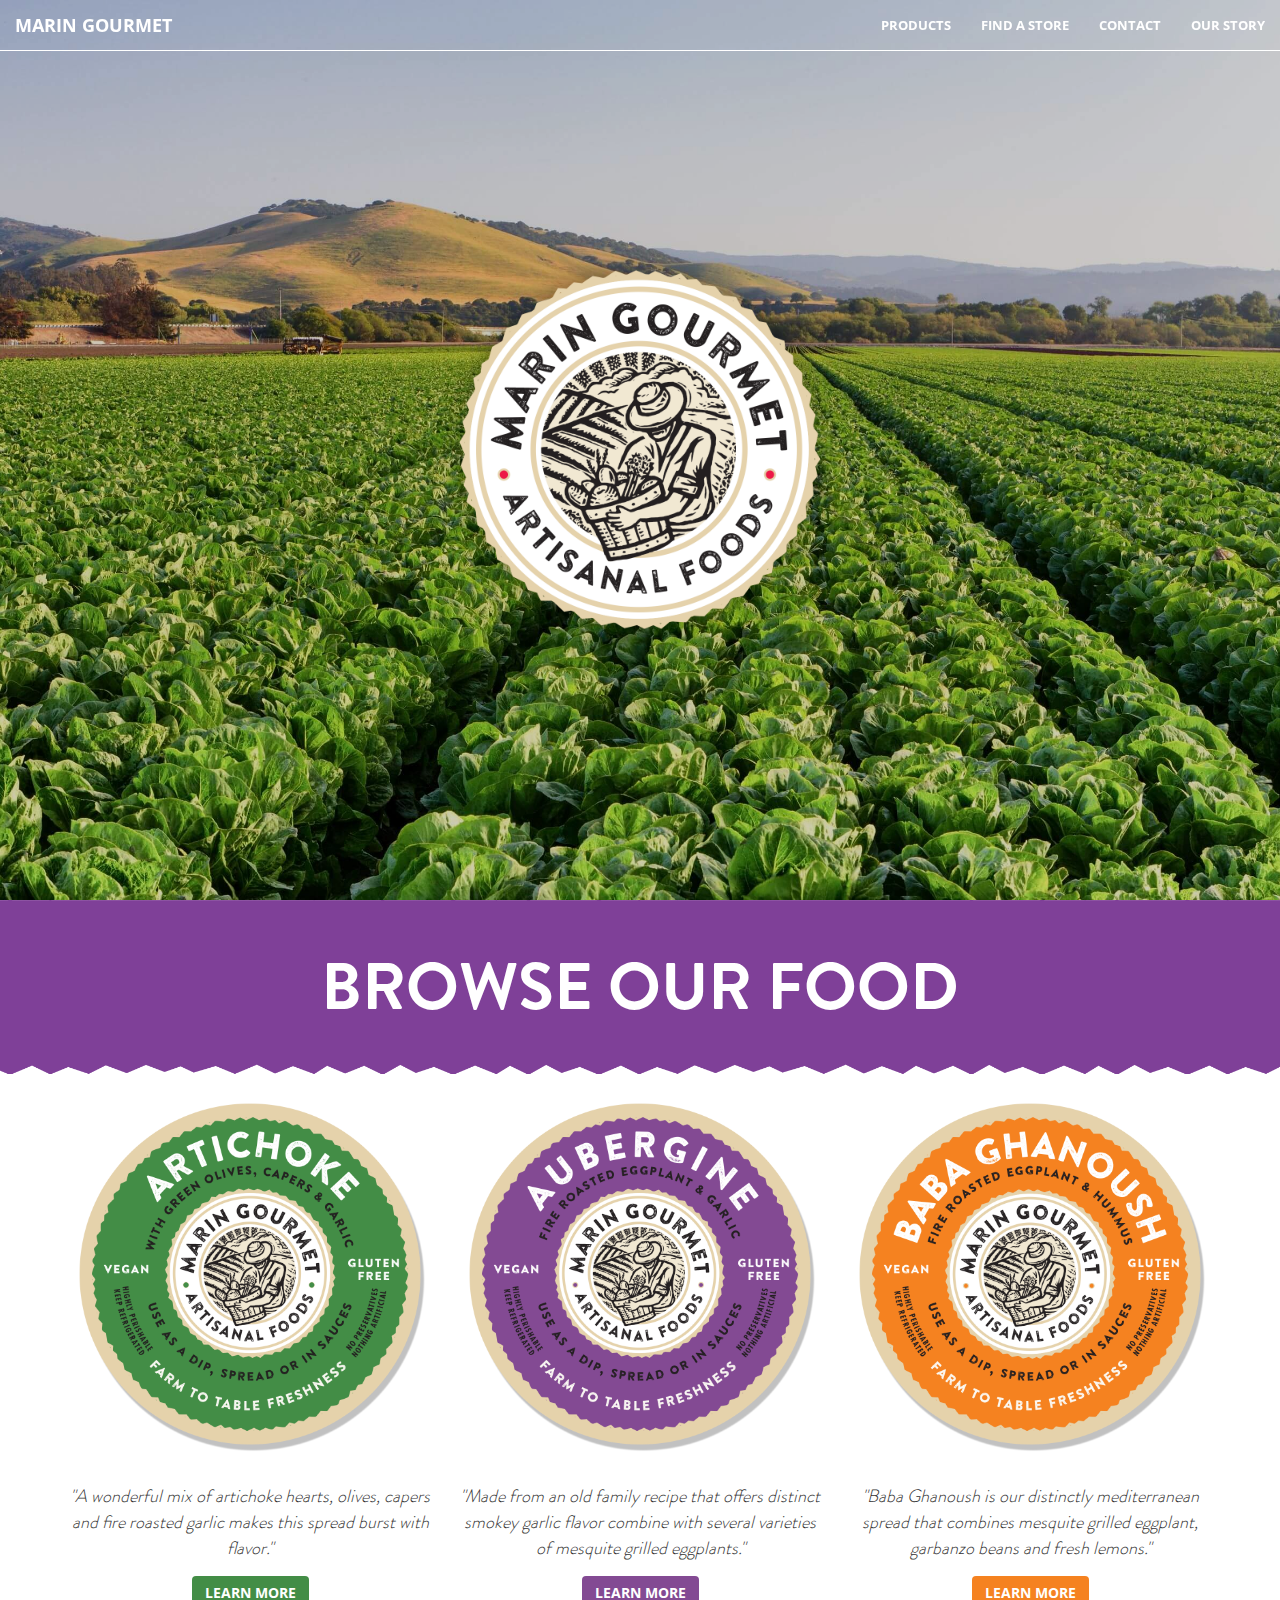
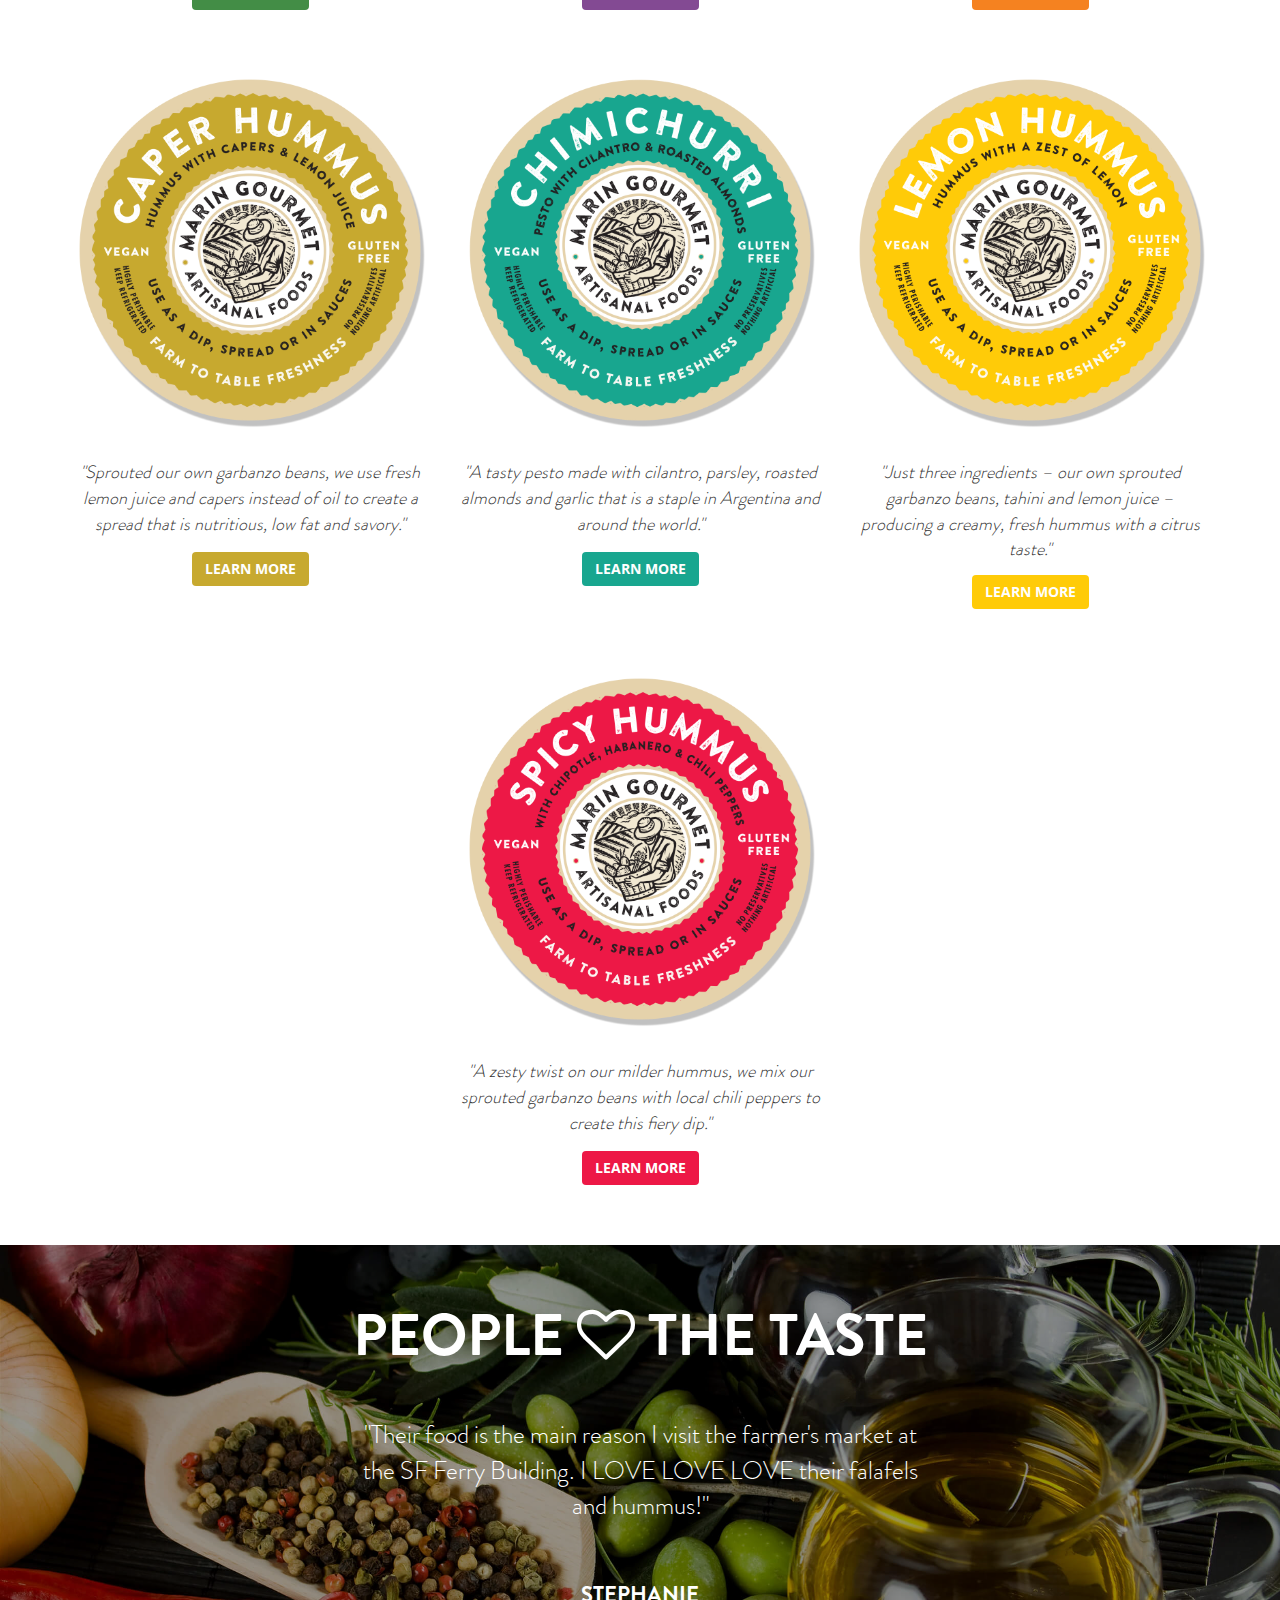
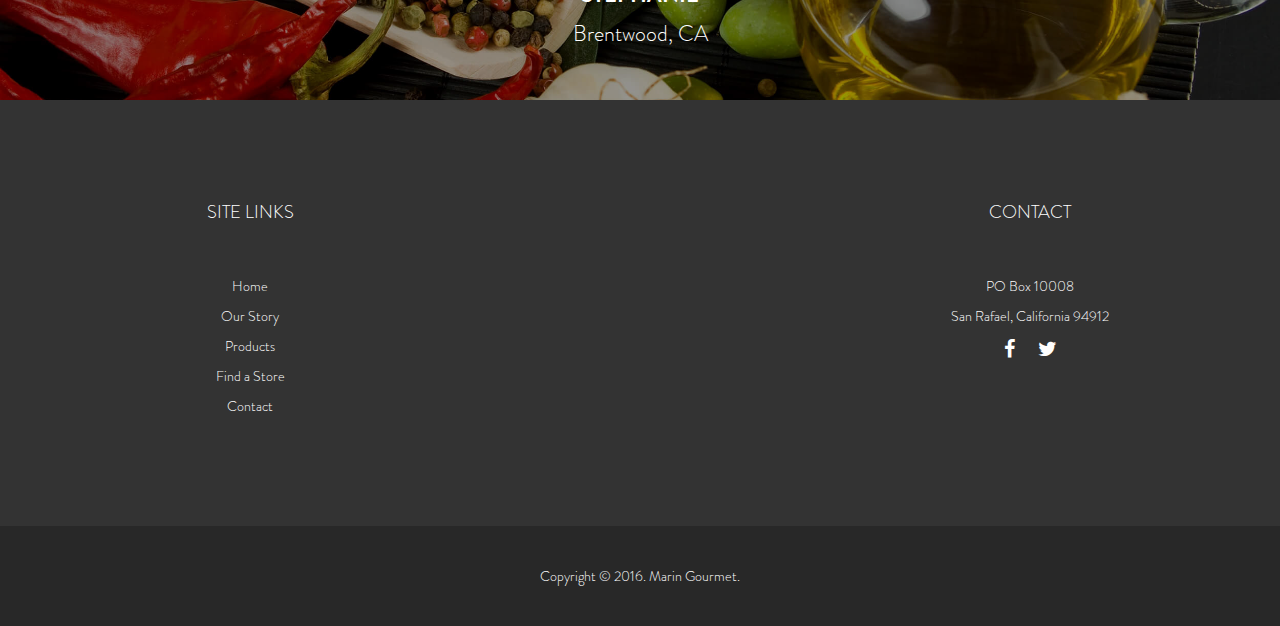
<file: index.html>
<!DOCTYPE html>
<html lang="en">

<head>

    <meta charset="utf-8">
    <meta http-equiv="X-UA-Compatible" content="IE=edge">
    <meta name="viewport" content="width=device-width, initial-scale=1">
    <meta name="description" content="">
    <meta name="author" content="">

    <title>Marin Gourmet - All natural, no additives, no preservatives, spread, dip, hummus, crackers, sauce, california</title>
    <link REL="SHORTCUT ICON" HREF="http://maringourmet.net/favicon.ico">
    <meta name="keywords" content="Marin Gourmet, Aubergine spread, all natural, no additives, no preservatives, delicious, Gourmet, Vegan, vegetarian, crackers, dips,fresh ingredients, produce,Mediterranean, Local,Appetizers, Tastes,Hors d'oeuvres, Homemade, Spreads, Vegetables, Artisan,pasta, Marinade, Retail, quality, natural gourmet products,"/>
    <meta name="description" content="Marin Gourmet is a family owned local farmer's market company that specializes in locally grown vegan and vegetarian dips, marinades and crackers. We've  created elegant yet versatile mix that help you create many healthy yet gourmet appetizers, snacks and meals. Call: (415)457-8888"/>

    <!-- Bootstrap Core CSS -->
    <link rel="stylesheet" href="css/bootstrap.min.css" type="text/css">

    <!-- Custom Fonts -->
    <link href='http://fonts.googleapis.com/css?family=Open+Sans:300italic,400italic,600italic,700italic,800italic,400,300,600,700,800' rel='stylesheet' type='text/css'>
    <link href='http://fonts.googleapis.com/css?family=Merriweather:400,300,300italic,400italic,700,700italic,900,900italic' rel='stylesheet' type='text/css'>
    <link rel="stylesheet" href="font-awesome/css/font-awesome.min.css" type="text/css">

    <!-- Plugin CSS -->
    <link rel="stylesheet" href="css/animate.min.css" type="text/css">

    <!-- Custom CSS -->
    <link rel="stylesheet" href="css/creative.css" type="text/css">

    <!-- HTML5 Shim and Respond.js IE8 support of HTML5 elements and media queries -->
    <!-- WARNING: Respond.js doesn't work if you view the page via file:// -->
    <!--[if lt IE 9]>
        <script src="https://oss.maxcdn.com/libs/html5shiv/3.7.0/html5shiv.js"></script>
        <script src="https://oss.maxcdn.com/libs/respond.js/1.4.2/respond.min.js"></script>
    <![endif]-->
    <script type="text/javascript">
      var _gaq = _gaq || [];
      _gaq.push(['_setAccount', 'UA-23815466-1']);
      _gaq.push(['_trackPageview']);

      (function() {
        var ga = document.createElement('script'); ga.type = 'text/javascript'; ga.async = true;
        ga.src = ('https:' == document.location.protocol ? 'https://ssl' : 'http://www') + '.google-analytics.com/ga.js';
        var s = document.getElementsByTagName('script')[0]; s.parentNode.insertBefore(ga, s);
      })();
    </script>
</head>

<body id="page-top">

    <nav id="mainNav" class="navbar navbar-default navbar-fixed-top">
        <div class="container-fluid">
            <!-- Brand and toggle get grouped for better mobile display -->
            <div class="navbar-header">
                <button type="button" class="navbar-toggle collapsed" data-toggle="collapse" data-target="#bs-example-navbar-collapse-1">
                    <span class="sr-only">Toggle navigation</span>
                    <span class="icon-bar"></span>
                    <span class="icon-bar"></span>
                    <span class="icon-bar"></span>
                </button>
                <a class="navbar-brand page-scroll" href="#page-top">Marin Gourmet</a>
            </div>

            <!-- Collect the nav links, forms, and other content for toggling -->
            <div class="collapse navbar-collapse" id="bs-example-navbar-collapse-1">
                <ul class="nav navbar-nav navbar-right">
                    <li>
                        <a class="page-scroll" href="#products">Products</a>
                    </li>
                    <li>
                        <a class="page-scroll" href="findstore.html">Find a Store</a>
                    </li>
                    <li>
                        <a class="page-scroll" href="contact.html">Contact</a>
                    </li>
                    <li>
                        <a class="page-scroll" href="ourstory.html">Our Story</a>
                    </li>
                </ul>
            </div>
            <!-- /.navbar-collapse -->
        </div>
        <!-- /.container-fluid -->
    </nav>

    <header>
      <div class="transparent-overlay full-height">
        <div class="header-content">
            <div class="header-content-inner">
              <img src="img/MarinGourmet_Seal.png" id="marin-seal" />
            </div>
        </div>
      </div>
    </header>

    <section class="" id="about">
      <div id="jagged-purple">
        <div class="container browse-food">
          BROWSE OUR FOOD
        </div>
      </div>
    </section>

    <div id="products" class="products">
        <!-- <div class="container">
            <div class="row">
                <div class="col-lg-12 text-center">
                    <h2 class="section-heading">At Your Service</h2>
                    <hr class="primary">
                </div>
            </div>
        </div> -->
        <div class="container">
            <div class="row">
              <div class="col-md-4 col-sm-6 col-xs-12 product-container">
                <img src="img/product labels/Artichoke_Label.png" class="product-logo"/>
                <div class="product-description">"A wonderful mix of artichoke hearts, olives, capers and fire roasted garlic makes this spread burst with flavor."</div>
                <a href="products.html">
                  <button class="btn btn-marin btn-artichoke">LEARN MORE</button>
                </a>
              </div>
              <div class="col-md-4 col-sm-6 col-xs-12 product-container">
                <img src="img/product labels/Aubergine_Label.png" class="product-logo"/>
                <div class="product-description">"Made from an old family recipe that offers distinct smokey garlic flavor combine with several varieties of mesquite grilled eggplants."</div>
                <a href="products.html#aubergine-container">
                  <button class="btn btn-marin btn-aubergine">LEARN MORE</button>
                </a>
              </div>
              <div class="col-md-4 col-sm-6 col-xs-12 product-container">
                <img src="img/product labels/BabaGhanoush_Label.png" class="product-logo"/>
                <div class="product-description">"Baba Ghanoush is our distinctly mediterranean spread that combines mesquite grilled eggplant, garbanzo beans and fresh lemons."</div>
                <a href="products.html#baba-container">
                  <button class="btn btn-marin btn-babaghanoush">LEARN MORE</button>
                </a>
              </div>
              <div class="col-md-4 col-sm-6 col-xs-12 product-container">
                <img src="img/product labels/CaperHummus_Label.png" class="product-logo"/>
                <div class="product-description">"Sprouted our own garbanzo beans, we use fresh lemon juice and capers instead of oil to create a spread that is nutritious, low fat and savory."</div>
                <a href="products.html#caper-container">
                  <button class="btn btn-marin btn-caper">LEARN MORE</button>
                </a>
              </div>
              <div class="col-md-4 col-sm-6 col-xs-12 product-container">
                <img src="img/product labels/Chimichurri_Label.png" class="product-logo"/>
                <div class="product-description">"A tasty pesto made with cilantro, parsley, roasted almonds and garlic that is a staple in Argentina and around the world."</div>
                <a href="products.html#chimi-container">
                  <button class="btn btn-marin btn-chimi">LEARN MORE</button>
                </a>
              </div>
              <div class="col-md-4 col-sm-6 col-xs-12 product-container">
                <img src="img/product labels/LemonHummus_Label.png" class="product-logo"/>
                <div class="product-description">"Just three ingredients – our own sprouted garbanzo beans, tahini and lemon juice – producing a creamy, fresh hummus with a citrus taste."</div>
                <a href="products.html#lemon-container">
                  <button class="btn btn-marin btn-lemon">LEARN MORE</button>
                </a>
              </div>
              <div class="col-md-4 col-sm-6 col-xs-12 col-md-offset-4 product-container">
                <img src="img/product labels/SpicyHummus_Label.png" class="product-logo"/>
                <div class="product-description">"A zesty twist on our milder hummus, we mix our sprouted garbanzo beans with local chili peppers to create this fiery dip."</div>
                <a href="products.html#spicy-container">
                  <button class="btn btn-marin btn-spicy">LEARN MORE</button>
                </a>
              </div>
            </div>
        </div>
    </div>
    <div id="testimonial">
      <div id="testimonial-background">
        <div class="transparent-overlay-darker testimonial-wrapper">
          <div class="container">
            <div class="row">
              <div class="i-love-food col-md-12">PEOPLE <i class="fa fa-heart-o" aria-hidden="true"></i> THE TASTE</div>
              <div class="testimonial-quote col-md-6 col-md-offset-3">"Their food is the main reason I visit the farmer's market at the SF Ferry Building. I LOVE LOVE LOVE their falafels and hummus!"</div>
              <div class="testimonial-name col-md-12">STEPHANIE</div>
              <div class="testimonial-location col-md-12">Brentwood, CA</div>
            </div>
          </div>
        </div>
      </div>
    </div>
    <section id="contact">
        <div class="container">
            <div class="row">
              <div class="col-md-4 col-sm-4">
                <div class="contact-header">SITE LINKS</div>
                <div class="site-footer-link"><a href="index.html">Home</a></div>
                <div class="site-footer-link"><a href="ourstory.html">Our Story</a></div>
                <div class="site-footer-link"><a href="products.html">Products</a></div>
                <div class="site-footer-link"><a href="findstore.html">Find a Store</a></div>
                <div class="site-footer-link"><a href="contact.html">Contact</a></div>
              </div>
              <div class="col-md-4 col-sm-4 col-sm-offset-4 col-md-offset-4 contact-info-header">
                <div class="contact-header">CONTACT</div>
                <div class="site-footer-link">PO Box 10008</div>
                <div class="site-footer-link">San Rafael, California 94912</div>
                <div class="social-icons">
                  <a href="https://www.facebook.com/pages/Affis-MARIN-GOURMET/104689742913826?sk=wall" target="_blank" class="social-link"><i class="fa fa-facebook" aria-hidden="true"></i></a>
                  <a href="https://twitter.com/maringourmet" target="_blank" class="social-link"><i class="fa fa-twitter" aria-hidden="true"></i></a>
                </div>
              </div>
            </div>
        </div>
    </section>
    <footer>
      Copyright &copy; 2016. Marin Gourmet.
    </footer>

    <!-- jQuery -->
    <script src="js/jquery.js"></script>

    <!-- Bootstrap Core JavaScript -->
    <script src="js/bootstrap.min.js"></script>

    <!-- Plugin JavaScript -->
    <script src="js/jquery.easing.min.js"></script>
    <script src="js/jquery.fittext.js"></script>
    <script src="js/jquery.matchHeight-min.js"></script>
    <script src="js/wow.min.js"></script>

    <!-- Custom Theme JavaScript -->
    <script src="js/creative.js"></script>

</body>

</html>
</file>
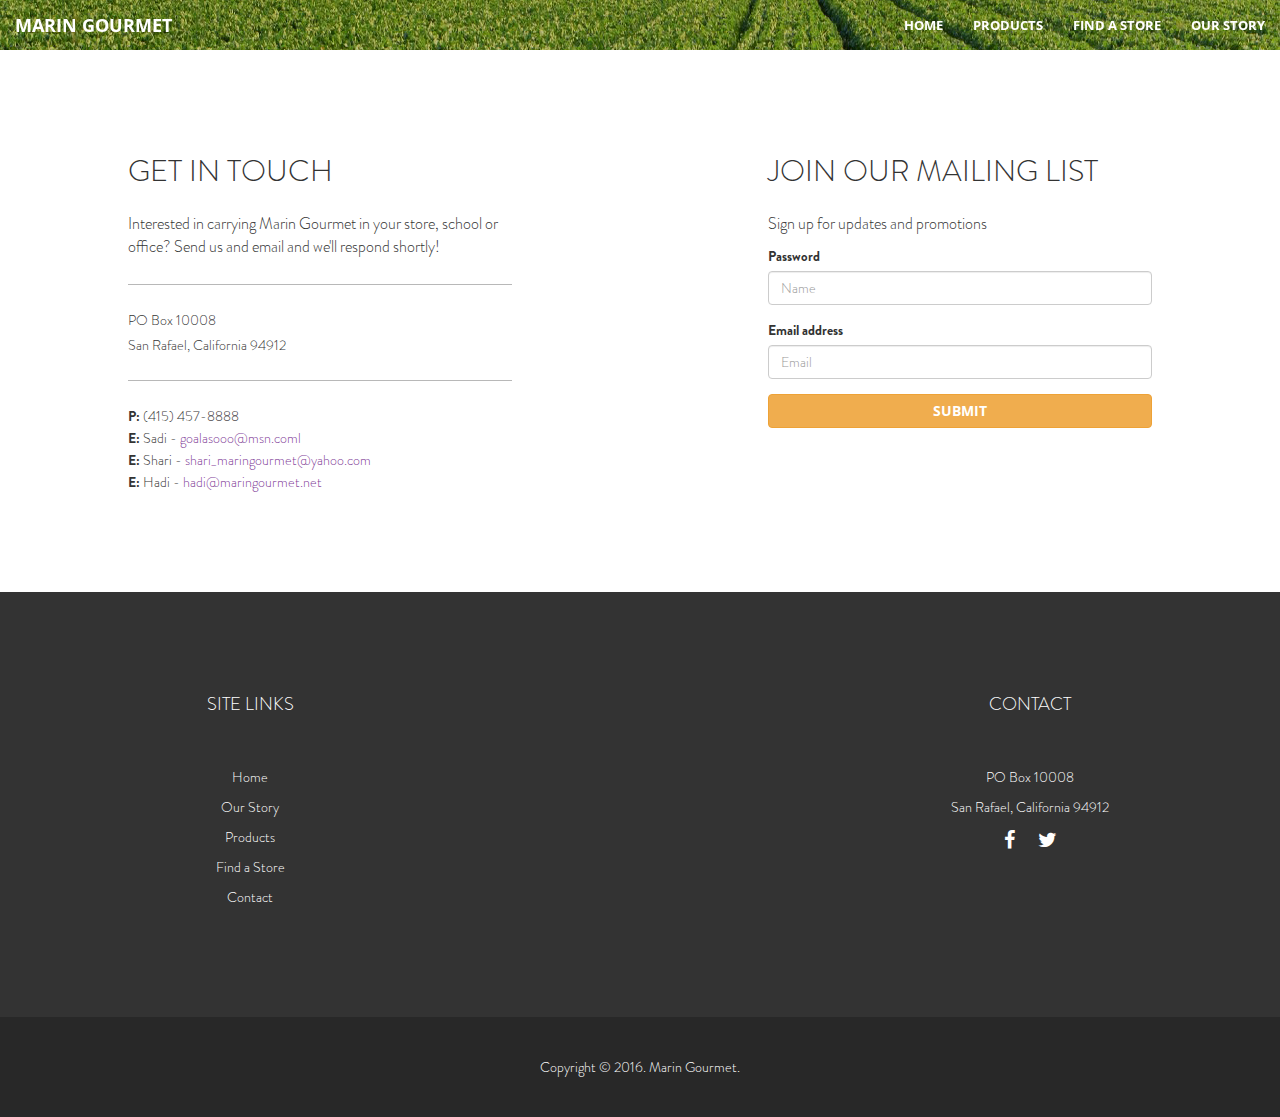
<file: contact.html>
<!DOCTYPE html>
<html lang="en">

<head>

    <meta charset="utf-8">
    <meta http-equiv="X-UA-Compatible" content="IE=edge">
    <meta name="viewport" content="width=device-width, initial-scale=1">
    <meta name="description" content="">
    <meta name="author" content="">

    <title>Marin Gourmet - All natural, no additives, no preservatives, spread, dip, hummus, crackers, sauce, california</title>
    <link REL="SHORTCUT ICON" HREF="http://maringourmet.net/favicon.ico">
    <meta name="keywords" content="Marin Gourmet, Aubergine spread, all natural, no additives, no preservatives, delicious, Gourmet, Vegan, vegetarian, crackers, dips,fresh ingredients, produce,Mediterranean, Local,Appetizers, Tastes,Hors d'oeuvres, Homemade, Spreads, Vegetables, Artisan,pasta, Marinade, Retail, quality, natural gourmet products,"/>
    <meta name="description" content="Marin Gourmet is a family owned local farmer's market company that specializes in locally grown vegan and vegetarian dips, marinades and crackers. We've  created elegant yet versatile mix that help you create many healthy yet gourmet appetizers, snacks and meals. Call: (415)457-8888"/>

    <!-- Bootstrap Core CSS -->
    <link rel="stylesheet" href="css/bootstrap.min.css" type="text/css">

    <!-- Custom Fonts -->
    <link href='http://fonts.googleapis.com/css?family=Open+Sans:300italic,400italic,600italic,700italic,800italic,400,300,600,700,800' rel='stylesheet' type='text/css'>
    <link href='http://fonts.googleapis.com/css?family=Merriweather:400,300,300italic,400italic,700,700italic,900,900italic' rel='stylesheet' type='text/css'>
    <link rel="stylesheet" href="font-awesome/css/font-awesome.min.css" type="text/css">

    <!-- Plugin CSS -->
    <link rel="stylesheet" href="css/animate.min.css" type="text/css">

    <!-- Custom CSS -->
    <link rel="stylesheet" href="css/creative.css" type="text/css">
    <style>
      div[class^="col-"], div[class*="col-"] {
        padding: 0;
      }
    </style>
    <!-- HTML5 Shim and Respond.js IE8 support of HTML5 elements and media queries -->
    <!-- WARNING: Respond.js doesn't work if you view the page via file:// -->
    <!--[if lt IE 9]>
        <script src="https://oss.maxcdn.com/libs/html5shiv/3.7.0/html5shiv.js"></script>
        <script src="https://oss.maxcdn.com/libs/respond.js/1.4.2/respond.min.js"></script>
    <![endif]-->
    <script type="text/javascript">
      var _gaq = _gaq || [];
      _gaq.push(['_setAccount', 'UA-23815466-1']);
      _gaq.push(['_trackPageview']);

      (function() {
        var ga = document.createElement('script'); ga.type = 'text/javascript'; ga.async = true;
        ga.src = ('https:' == document.location.protocol ? 'https://ssl' : 'http://www') + '.google-analytics.com/ga.js';
        var s = document.getElementsByTagName('script')[0]; s.parentNode.insertBefore(ga, s);
      })();
    </script>
    <style>
      a {
        color: #7F4098;
      }
      .footer-link {
        color: #fff;
      }
    </style>
</head>

<body id="page-top">

    <nav id="mainNav" class="navbar navbar-default navbar-fixed-top">
        <div class="container-fluid">
            <!-- Brand and toggle get grouped for better mobile display -->
            <div class="navbar-header">
                <button type="button" class="navbar-toggle collapsed" data-toggle="collapse" data-target="#bs-example-navbar-collapse-1">
                    <span class="sr-only">Toggle navigation</span>
                    <span class="icon-bar"></span>
                    <span class="icon-bar"></span>
                    <span class="icon-bar"></span>
                </button>
                <a class="navbar-brand page-scroll" href="index.html">Marin Gourmet</a>
            </div>

            <!-- Collect the nav links, forms, and other content for toggling -->
            <div class="collapse navbar-collapse" id="bs-example-navbar-collapse-1">
                <ul class="nav navbar-nav navbar-right">
                    <li>
                        <a class="page-scroll" href="index.html">Home</a>
                    </li>
                    <li>
                        <a class="page-scroll" href="products.html">Products</a>
                    </li>
                    <li>
                        <a class="page-scroll" href="findstore.html">Find a Store</a>
                    </li>
                    <li>
                        <a class="page-scroll" href="ourstory.html">Our Story</a>
                    </li>
                </ul>
            </div>
            <!-- /.navbar-collapse -->
        </div>
        <!-- /.container-fluid -->
    </nav>
    <div class="header-image-wrapper">
      <img src="img/TheFarm_Hero_TopNav_Crop.jpg" style="height: 50px; width: 100%;" />
      <div class="header-image"></div>
    </div>
    <div id="contact-info-container">
      <div class="container-fluid">
        <div class="row">
          <div class="col-md-6 col-sm-6 col-xs-12 contact-col" style="position: relative">
            <div class="contact-section-wrapper">
              <div class="contact-card">
                <div class="get-in-touch-text">GET IN TOUCH</div>
                <div class="intesested-contact">Interested in carrying Marin Gourmet in your store, school or office? Send us and email and we'll respond shortly!</div>
                <div class="contact-address-wrapper">
                  <div class="address-section">PO Box 10008</div>
                  <div class="address-section">San Rafael, California 94912</div>
                </div>
                <div class="contact-phone-email-wrapper">
                  <div class="cotact-phone-email"><strong>P: </strong> (415) 457-8888</div>
                  <div class="cotact-phone-email"><strong>E: </strong> Sadi - <a href="mailto:goalasooo@msn.com" target="_top">goalasooo@msn.coml</a></div>
                  <div class="cotact-phone-email"><strong>E: </strong> Shari - <a href="mailto:goalasooo@msn.com" target="_top">shari_maringourmet@yahoo.com</a></div>
                  <div class="cotact-phone-email"><strong>E: </strong> Hadi - <a href="mailto:goalasooo@msn.com" target="_top">hadi@maringourmet.net</a></div>
                </div>
              </div>
            </div>
          </div>
          <div class="col-md-6 col-sm-6 col-xs-12 contact-col">
            <div class="contact-section-wrapper">
              <div class="get-in-touch-text">JOIN OUR MAILING LIST</div>
              <div class="signup-contact">Sign up for updates and promotions</div>
              <form>
                <div class="form-group">
                  <label for="exampleInputPassword1">Password</label>
                  <input type="text" class="form-control" id="inputName" placeholder="Name">
                </div>
                <div class="form-group">
                  <label for="exampleInputEmail1">Email address</label>
                  <input type="email" class="form-control" id="inputEmail" placeholder="Email">
                </div>
                <button type="submit" class="btn btn-warning btn-block">Submit</button>
              </form>
            </div>
          </div>
        </div>
      </div>
    </div>
    <section id="contact">
        <div class="container">
            <div class="row">
              <div class="col-md-4 col-sm-4">
                <div class="contact-header">SITE LINKS</div>
                <div class="site-footer-link"><a href="index.html" class="footer-link">Home</a></div>
                <div class="site-footer-link"><a href="ourstory.html" class="footer-link">Our Story</a></div>
                <div class="site-footer-link"><a href="products.html" class="footer-link">Products</a></div>
                <div class="site-footer-link"><a href="findstore.html" class="footer-link">Find a Store</a></div>
                <div class="site-footer-link"><a href="contact.html" class="footer-link">Contact</a></div>
              </div>
              <div class="col-md-4 col-sm-4 col-sm-offset-4 col-md-offset-4 contact-info-header">
                <div class="contact-header">CONTACT</div>
                <div class="site-footer-link">PO Box 10008</div>
                <div class="site-footer-link">San Rafael, California 94912</div>
                <div class="social-icons">
                  <a href="https://www.facebook.com/pages/Affis-MARIN-GOURMET/104689742913826?sk=wall" target="_blank" class="social-link"><i class="fa fa-facebook" aria-hidden="true"></i></a>
                  <a href="https://twitter.com/maringourmet" target="_blank" class="social-link"><i class="fa fa-twitter" aria-hidden="true"></i></a>
                </div>
              </div>
            </div>
        </div>
    </section>
    <footer>
      Copyright &copy; 2016. Marin Gourmet.
    </footer>

    <!-- jQuery -->
    <script src="js/jquery.js"></script>

    <!-- Bootstrap Core JavaScript -->
    <script src="js/bootstrap.min.js"></script>

    <!-- Plugin JavaScript -->
    <script src="js/jquery.easing.min.js"></script>
    <script src="js/jquery.fittext.js"></script>
    <script src="js/jquery.matchHeight-min.js"></script>
    <script>
      $(function() {
        $('.story-col').matchHeight();
      });
    </script>
    <script src="js/wow.min.js"></script>

    <!-- Custom Theme JavaScript -->
    <script src="js/creative.js"></script>

</body>

</html>
</file>
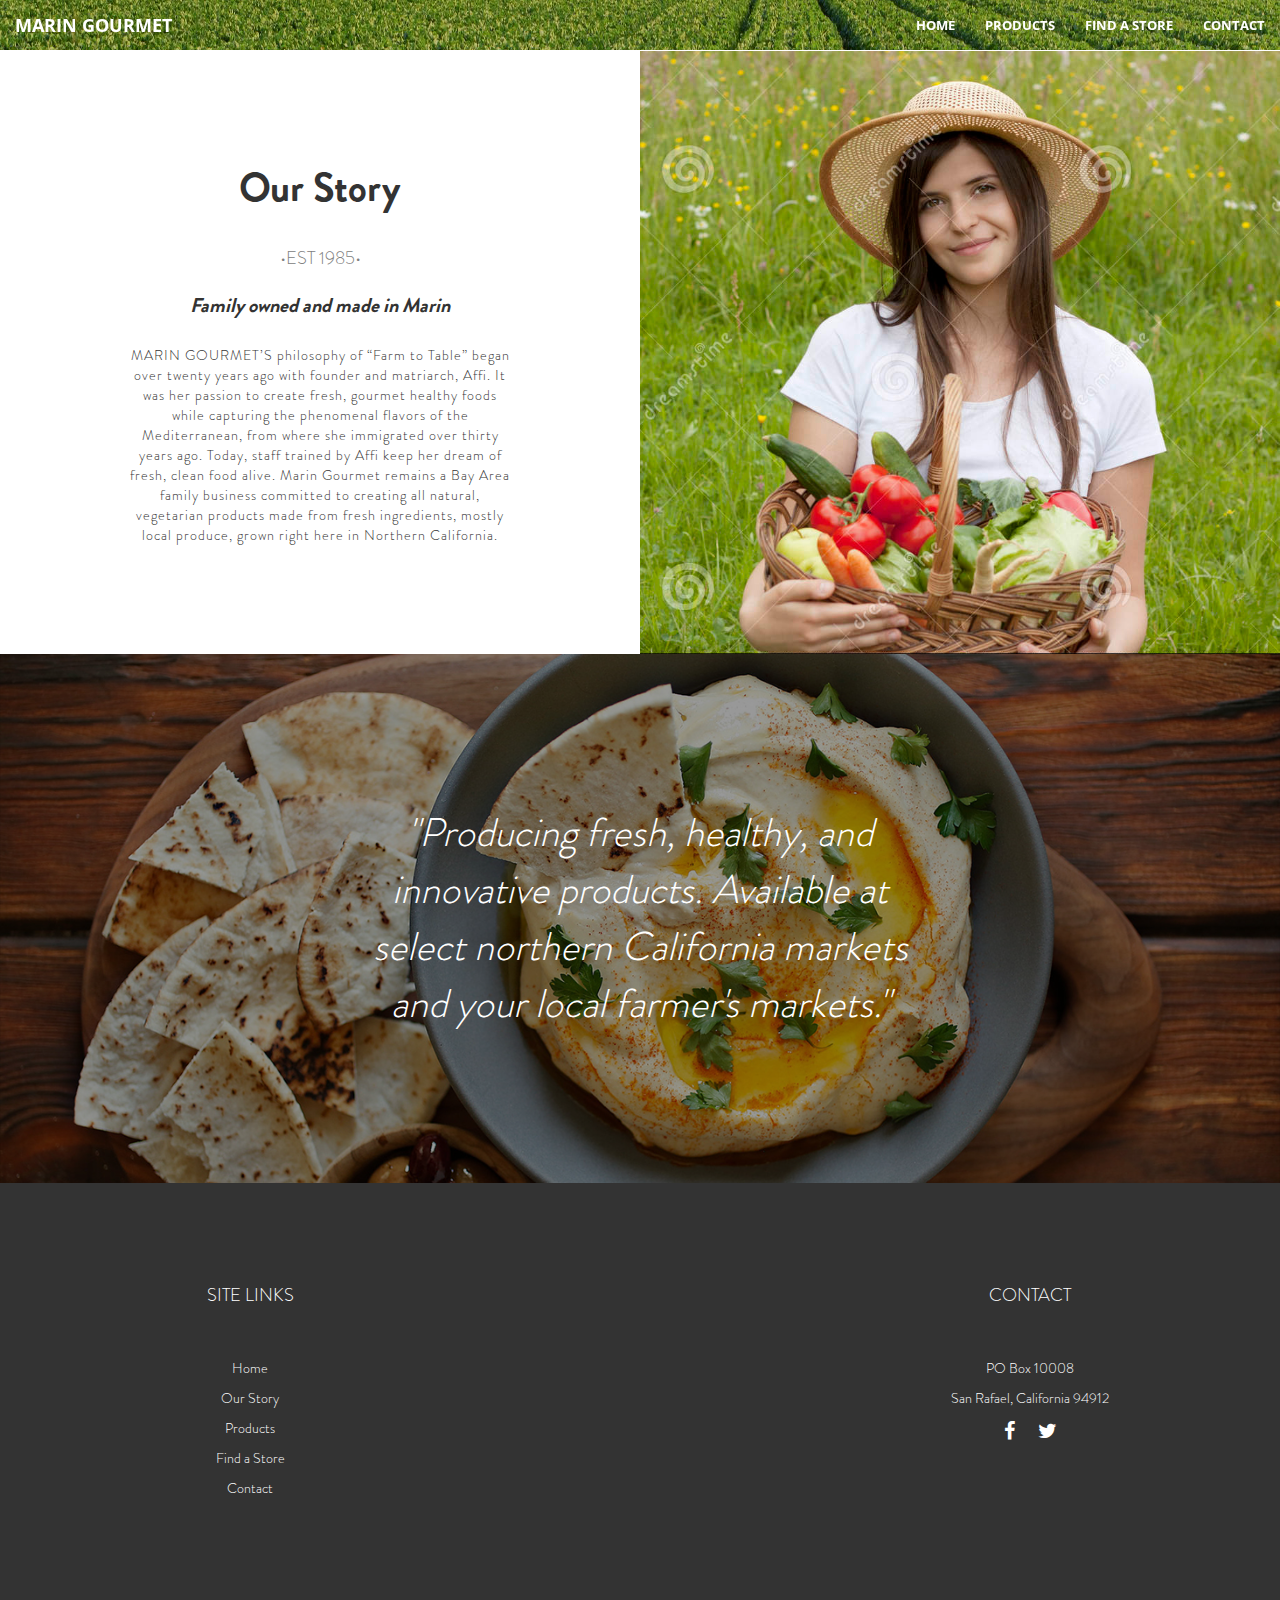
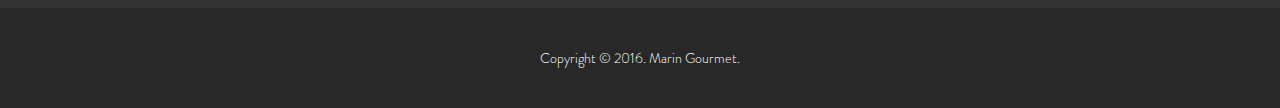
<file: ourstory.html>
<!DOCTYPE html>
<html lang="en">

<head>

    <meta charset="utf-8">
    <meta http-equiv="X-UA-Compatible" content="IE=edge">
    <meta name="viewport" content="width=device-width, initial-scale=1">
    <meta name="description" content="">
    <meta name="author" content="">

    <title>Marin Gourmet - All natural, no additives, no preservatives, spread, dip, hummus, crackers, sauce, california</title>
    <link REL="SHORTCUT ICON" HREF="http://maringourmet.net/favicon.ico">
    <meta name="keywords" content="Marin Gourmet, Aubergine spread, all natural, no additives, no preservatives, delicious, Gourmet, Vegan, vegetarian, crackers, dips,fresh ingredients, produce,Mediterranean, Local,Appetizers, Tastes,Hors d'oeuvres, Homemade, Spreads, Vegetables, Artisan,pasta, Marinade, Retail, quality, natural gourmet products,"/>
    <meta name="description" content="Marin Gourmet is a family owned local farmer's market company that specializes in locally grown vegan and vegetarian dips, marinades and crackers. We've  created elegant yet versatile mix that help you create many healthy yet gourmet appetizers, snacks and meals. Call: (415)457-8888"/>

    <!-- Bootstrap Core CSS -->
    <link rel="stylesheet" href="css/bootstrap.min.css" type="text/css">

    <!-- Custom Fonts -->
    <link href='http://fonts.googleapis.com/css?family=Open+Sans:300italic,400italic,600italic,700italic,800italic,400,300,600,700,800' rel='stylesheet' type='text/css'>
    <link href='http://fonts.googleapis.com/css?family=Merriweather:400,300,300italic,400italic,700,700italic,900,900italic' rel='stylesheet' type='text/css'>
    <link rel="stylesheet" href="font-awesome/css/font-awesome.min.css" type="text/css">

    <!-- Plugin CSS -->
    <link rel="stylesheet" href="css/animate.min.css" type="text/css">

    <!-- Custom CSS -->
    <link rel="stylesheet" href="css/creative.css" type="text/css">
    <style>
      div[class^="col-"], div[class*="col-"] {
        padding: 0;
      }
    </style>
    <!-- HTML5 Shim and Respond.js IE8 support of HTML5 elements and media queries -->
    <!-- WARNING: Respond.js doesn't work if you view the page via file:// -->
    <!--[if lt IE 9]>
        <script src="https://oss.maxcdn.com/libs/html5shiv/3.7.0/html5shiv.js"></script>
        <script src="https://oss.maxcdn.com/libs/respond.js/1.4.2/respond.min.js"></script>
    <![endif]-->
    <script type="text/javascript">
      var _gaq = _gaq || [];
      _gaq.push(['_setAccount', 'UA-23815466-1']);
      _gaq.push(['_trackPageview']);

      (function() {
        var ga = document.createElement('script'); ga.type = 'text/javascript'; ga.async = true;
        ga.src = ('https:' == document.location.protocol ? 'https://ssl' : 'http://www') + '.google-analytics.com/ga.js';
        var s = document.getElementsByTagName('script')[0]; s.parentNode.insertBefore(ga, s);
      })();
    </script>
</head>

<body id="page-top">

    <nav id="mainNav" class="navbar navbar-default navbar-fixed-top">
        <div class="container-fluid">
            <!-- Brand and toggle get grouped for better mobile display -->
            <div class="navbar-header">
                <button type="button" class="navbar-toggle collapsed" data-toggle="collapse" data-target="#bs-example-navbar-collapse-1">
                    <span class="sr-only">Toggle navigation</span>
                    <span class="icon-bar"></span>
                    <span class="icon-bar"></span>
                    <span class="icon-bar"></span>
                </button>
                <a class="navbar-brand page-scroll" href="index.html">Marin Gourmet</a>
            </div>

            <!-- Collect the nav links, forms, and other content for toggling -->
            <div class="collapse navbar-collapse" id="bs-example-navbar-collapse-1">
                <ul class="nav navbar-nav navbar-right">
                    <li>
                        <a class="page-scroll" href="index.html">Home</a>
                    </li>
                    <li>
                        <a class="page-scroll" href="products.html">Products</a>
                    </li>
                    <li>
                        <a class="page-scroll" href="findstore.html">Find a Store</a>
                    </li>
                    <li>
                        <a class="page-scroll" href="contact.html">Contact</a>
                    </li>
                </ul>
            </div>
            <!-- /.navbar-collapse -->
        </div>
        <!-- /.container-fluid -->
    </nav>
    <div class="header-image-wrapper">
      <img src="img/TheFarm_Hero_TopNav_Crop.jpg" style="height: 50px; width: 100%;" />
      <div class="header-image"></div>
    </div>
    <div id="story-container">
      <div class="container-fluid">
        <div class="row">
          <div class="col-md-6 col-sm-12 col-xs-12 story-col" style="position: relative">
            <div class="story-wrapper vert-horiz-center" id="tallest-node">
              <div class="our-story-header">Our Story</div>
              <div class="est-header">&bull;EST 1985&bull;</div>
              <div class="family-owned-header">Family owned and made in Marin</div>
              <div class="marin-story">
                MARIN GOURMET’S philosophy of “Farm to Table” began over twenty years ago with founder and matriarch, Affi. It was her passion to create fresh, gourmet healthy foods while capturing the phenomenal flavors of the Mediterranean, from where she immigrated over thirty years ago. Today, staff trained by Affi keep her dream of fresh, clean food alive. Marin Gourmet remains a Bay Area family business committed to creating all natural, vegetarian products made from fresh ingredients, mostly local produce, grown right here in Northern California.
              </div>
            </div>
          </div>
          <div class="col-md-6 col-sm-12 col-xs-12 story-col" id="veggie-girl-wrapper">
            <img src="img/Girl_VegetableBasket.jpg" class="veggie-girl" />
          </div>
        </div>
      </div>
    </div>
    <div id="testimonial">
      <div id="story-background">
        <div class="transparent-overlay-darker testimonial-wrapper story-fresh-wrapper">
          <div class="container">
            <div class="row">
              <div class="story-fresh">
                "Producing fresh, healthy, and innovative products. Available at  select northern California markets and your local farmer's markets."
              </div>
            </div>
          </div>
        </div>
      </div>
    </div>
    <section id="contact">
        <div class="container">
            <div class="row">
              <div class="col-md-4 col-sm-4">
                <div class="contact-header">SITE LINKS</div>
                <div class="site-footer-link"><a href="index.html">Home</a></div>
                <div class="site-footer-link"><a href="ourstory.html">Our Story</a></div>
                <div class="site-footer-link"><a href="products.html">Products</a></div>
                <div class="site-footer-link"><a href="findstore.html">Find a Store</a></div>
                <div class="site-footer-link"><a href="contact.html">Contact</a></div>
              </div>
              <div class="col-md-4 col-sm-4 col-sm-offset-4 col-md-offset-4 contact-info-header">
                <div class="contact-header">CONTACT</div>
                <div class="site-footer-link">PO Box 10008</div>
                <div class="site-footer-link">San Rafael, California 94912</div>
                <div class="social-icons">
                  <a href="https://www.facebook.com/pages/Affis-MARIN-GOURMET/104689742913826?sk=wall" target="_blank" class="social-link"><i class="fa fa-facebook" aria-hidden="true"></i></a>
                  <a href="https://twitter.com/maringourmet" target="_blank" class="social-link"><i class="fa fa-twitter" aria-hidden="true"></i></a>
                </div>
              </div>
            </div>
        </div>
    </section>
    <footer>
      Copyright &copy; 2016. Marin Gourmet.
    </footer>

    <!-- jQuery -->
    <script src="js/jquery.js"></script>

    <!-- Bootstrap Core JavaScript -->
    <script src="js/bootstrap.min.js"></script>

    <!-- Plugin JavaScript -->
    <script src="js/jquery.easing.min.js"></script>
    <script src="js/jquery.fittext.js"></script>
    <script src="js/jquery.matchHeight-min.js"></script>
    <script>
      $(function() {
        $('.story-col').matchHeight({byRow: false});
      });
      var $tallestNode = $('#tallest-node');
      var $heightCheck = $('#height-check');
      var $imageNode = $($('.veggie-girl')[0]);
      var checkForTallestColumn = function() {
        if ($tallestNode.height() + 80 > $imageNode.height()) {
          $('.story-col').css('height', $tallestNode.height() + 80);
        }
      }
      checkForTallestColumn();
      $.fn.matchHeight._afterUpdate = function(event, groups) {
          checkForTallestColumn();
      }
    </script>
    <script src="js/wow.min.js"></script>

    <!-- Custom Theme JavaScript -->
    <script src="js/creative.js"></script>

</body>

</html>
</file>
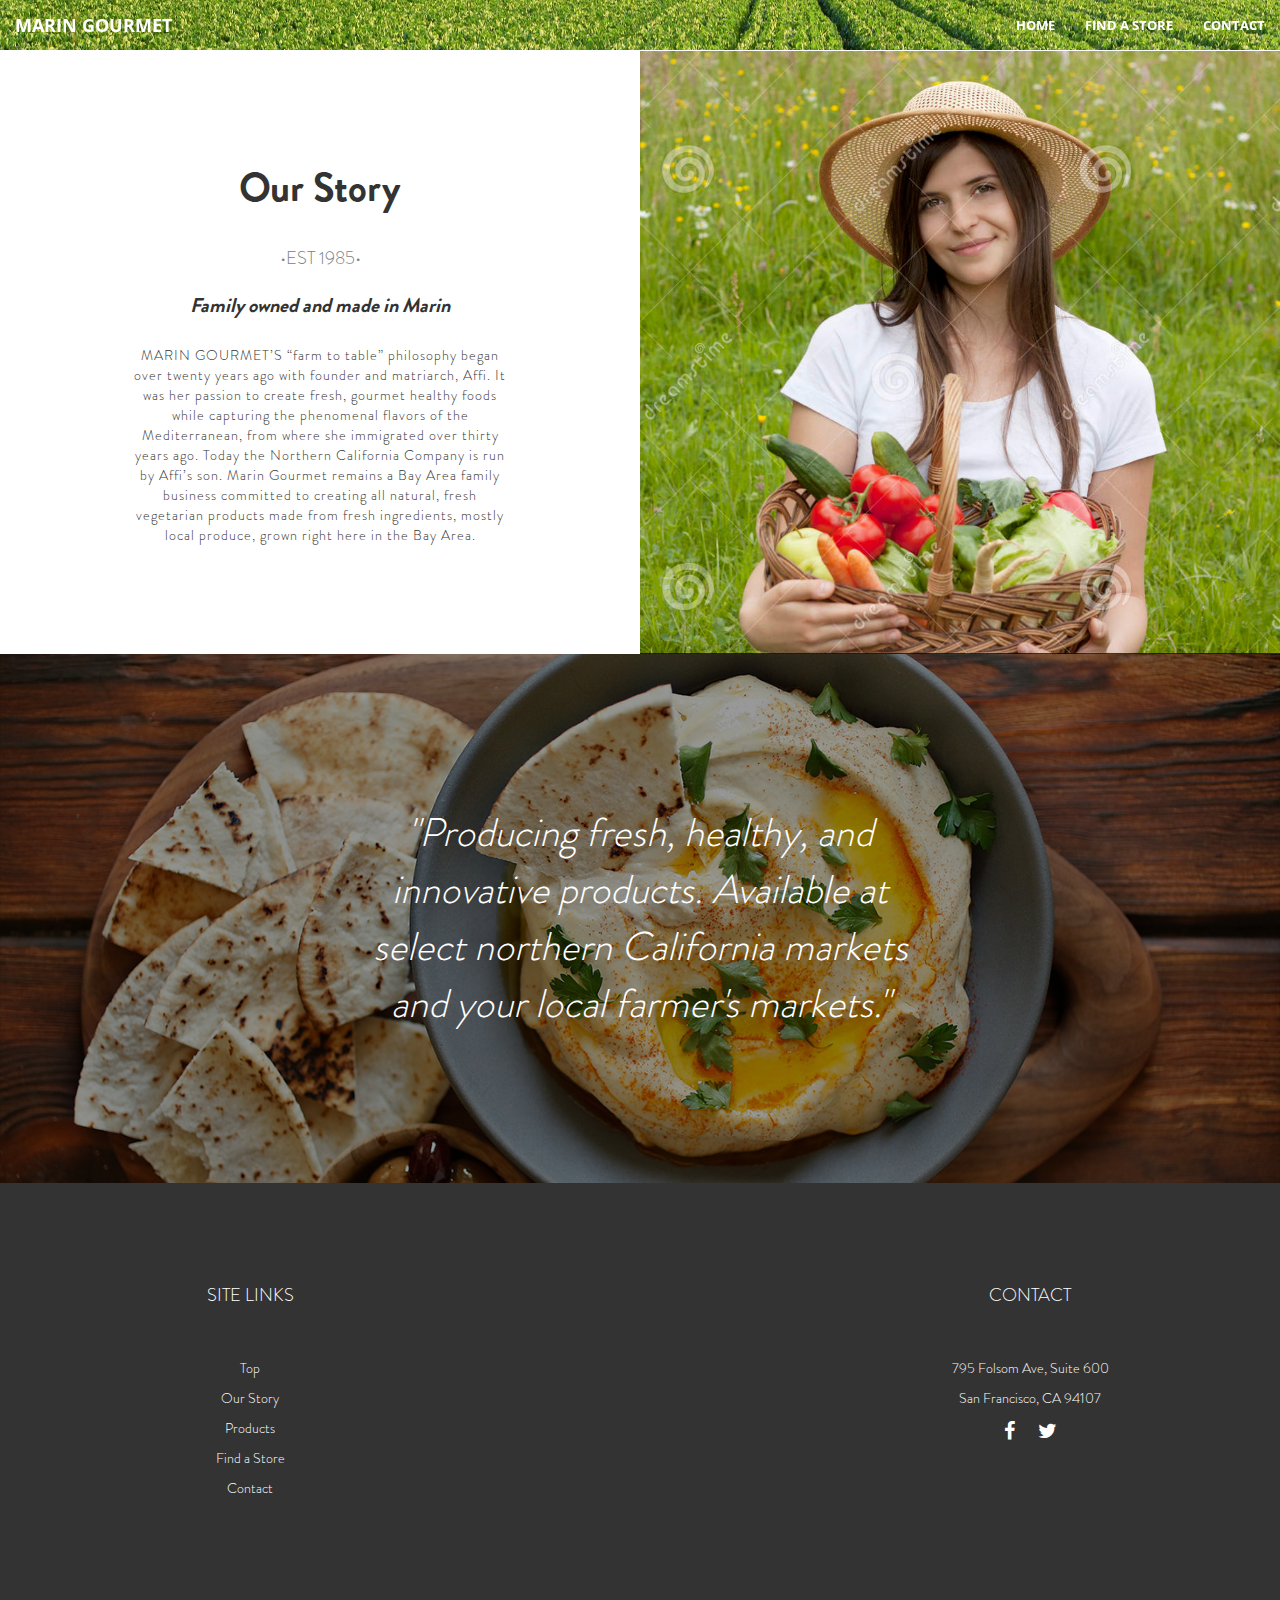
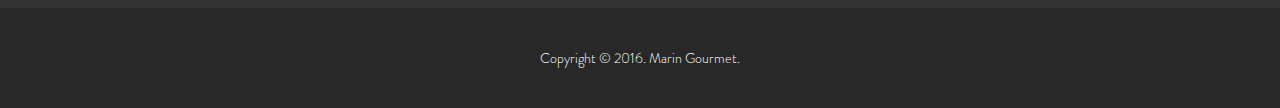
<file: outstory.html>
<!DOCTYPE html>
<html lang="en">

<head>

    <meta charset="utf-8">
    <meta http-equiv="X-UA-Compatible" content="IE=edge">
    <meta name="viewport" content="width=device-width, initial-scale=1">
    <meta name="description" content="">
    <meta name="author" content="">

    <title>Marin Gourmet - All natural, no additives, no preservatives, spread, dip, hummus, crackers, sauce, california</title>
    <link REL="SHORTCUT ICON" HREF="http://maringourmet.net/favicon.ico">
    <meta name="keywords" content="Marin Gourmet, Aubergine spread, all natural, no additives, no preservatives, delicious, Gourmet, Vegan, vegetarian, crackers, dips,fresh ingredients, produce,Mediterranean, Local,Appetizers, Tastes,Hors d'oeuvres, Homemade, Spreads, Vegetables, Artisan,pasta, Marinade, Retail, quality, natural gourmet products,"/>
    <meta name="description" content="Marin Gourmet is a family owned local farmer's market company that specializes in locally grown vegan and vegetarian dips, marinades and crackers. We've  created elegant yet versatile mix that help you create many healthy yet gourmet appetizers, snacks and meals. Call: (415)457-8888"/>

    <!-- Bootstrap Core CSS -->
    <link rel="stylesheet" href="css/bootstrap.min.css" type="text/css">

    <!-- Custom Fonts -->
    <link href='http://fonts.googleapis.com/css?family=Open+Sans:300italic,400italic,600italic,700italic,800italic,400,300,600,700,800' rel='stylesheet' type='text/css'>
    <link href='http://fonts.googleapis.com/css?family=Merriweather:400,300,300italic,400italic,700,700italic,900,900italic' rel='stylesheet' type='text/css'>
    <link rel="stylesheet" href="font-awesome/css/font-awesome.min.css" type="text/css">

    <!-- Plugin CSS -->
    <link rel="stylesheet" href="css/animate.min.css" type="text/css">

    <!-- Custom CSS -->
    <link rel="stylesheet" href="css/creative.css" type="text/css">
    <style>
      div[class^="col-"], div[class*="col-"] {
        padding: 0;
      }
    </style>
    <!-- HTML5 Shim and Respond.js IE8 support of HTML5 elements and media queries -->
    <!-- WARNING: Respond.js doesn't work if you view the page via file:// -->
    <!--[if lt IE 9]>
        <script src="https://oss.maxcdn.com/libs/html5shiv/3.7.0/html5shiv.js"></script>
        <script src="https://oss.maxcdn.com/libs/respond.js/1.4.2/respond.min.js"></script>
    <![endif]-->
    <script type="text/javascript">
      var _gaq = _gaq || [];
      _gaq.push(['_setAccount', 'UA-23815466-1']);
      _gaq.push(['_trackPageview']);

      (function() {
        var ga = document.createElement('script'); ga.type = 'text/javascript'; ga.async = true;
        ga.src = ('https:' == document.location.protocol ? 'https://ssl' : 'http://www') + '.google-analytics.com/ga.js';
        var s = document.getElementsByTagName('script')[0]; s.parentNode.insertBefore(ga, s);
      })();
    </script>
</head>

<body id="page-top">

    <nav id="mainNav" class="navbar navbar-default navbar-fixed-top">
        <div class="container-fluid">
            <!-- Brand and toggle get grouped for better mobile display -->
            <div class="navbar-header">
                <button type="button" class="navbar-toggle collapsed" data-toggle="collapse" data-target="#bs-example-navbar-collapse-1">
                    <span class="sr-only">Toggle navigation</span>
                    <span class="icon-bar"></span>
                    <span class="icon-bar"></span>
                    <span class="icon-bar"></span>
                </button>
                <a class="navbar-brand page-scroll" href="index.html">Marin Gourmet</a>
            </div>

            <!-- Collect the nav links, forms, and other content for toggling -->
            <div class="collapse navbar-collapse" id="bs-example-navbar-collapse-1">
                <ul class="nav navbar-nav navbar-right">
                    <li>
                        <a class="page-scroll" href="index.html">Home</a>
                    </li>
                    <li>
                        <a class="page-scroll" href="#services">Find a Store</a>
                    </li>
                    <li>
                        <a class="page-scroll" href="#contact">Contact</a>
                    </li>
                </ul>
            </div>
            <!-- /.navbar-collapse -->
        </div>
        <!-- /.container-fluid -->
    </nav>
    <div>
      <img src="img/TheFarm_Hero_TopNav_Crop.jpg" style="height: 50px; width: 100%;" />
    </div>
    <div id="story-container">
      <div class="container-fluid">
        <div class="row">
          <div class="col-md-6 col-sm-6 col-xs-12 story-col" style="position: relative">
            <div class="story-wrapper vert-horiz-center">
              <div class="our-story-header">Our Story</div>
              <div class="est-header">&bull;EST 1985&bull;</div>
              <div class="family-owned-header">Family owned and made in Marin</div>
              <div class="marin-story">
                MARIN GOURMET’S “farm to table” philosophy began over twenty years ago with founder and matriarch, Affi.  It was her passion to create fresh, gourmet healthy foods while capturing the phenomenal flavors of the Mediterranean, from where she immigrated over thirty years ago.  Today the Northern California Company is run by Affi’s son.  Marin Gourmet remains a Bay Area family business committed to creating all natural, fresh vegetarian products made from fresh ingredients, mostly local produce, grown right here in the Bay Area. 
              </div>
            </div>
          </div>
          <div class="col-md-6 col-sm-6 col-xs-12 story-col">
            <img src="img/Girl_VegetableBasket.jpg" class="veggie-girl" />
          </div>
        </div>
      </div>
    </div>
    <div id="testimonial">
      <div id="story-background">
        <div class="transparent-overlay-darker testimonial-wrapper story-fresh-wrapper">
          <div class="container">
            <div class="row">
              <div class="story-fresh">
                "Producing fresh, healthy, and innovative products. Available at  select northern California markets and your local farmer's markets."
              </div>
            </div>
          </div>
        </div>
      </div>
    </div>
    <section id="contact">
        <div class="container">
            <div class="row">
              <div class="col-md-4 col-sm-4">
                <div class="contact-header">SITE LINKS</div>
                <div class="site-footer-link">Top</div>
                <div class="site-footer-link">Our Story</div>
                <div class="site-footer-link">Products</div>
                <div class="site-footer-link">Find a Store</div>
                <div class="site-footer-link">Contact</div>
              </div>
              <div class="col-md-4 col-sm-4 col-sm-offset-4 col-md-offset-4 contact-info-header">
                <div class="contact-header">CONTACT</div>
                <div class="site-footer-link">795 Folsom Ave, Suite 600</div>
                <div class="site-footer-link">San Francisco, CA 94107</div>
                <div class="social-icons">
                  <a href="https://www.facebook.com/pages/Affis-MARIN-GOURMET/104689742913826?sk=wall" target="_blank" class="social-link"><i class="fa fa-facebook" aria-hidden="true"></i></a>
                  <a href="https://twitter.com/maringourmet" target="_blank" class="social-link"><i class="fa fa-twitter" aria-hidden="true"></i></a>
                </div>
              </div>
            </div>
        </div>
    </section>
    <footer>
      Copyright &copy; 2016. Marin Gourmet.
    </footer>

    <!-- jQuery -->
    <script src="js/jquery.js"></script>

    <!-- Bootstrap Core JavaScript -->
    <script src="js/bootstrap.min.js"></script>

    <!-- Plugin JavaScript -->
    <script src="js/jquery.easing.min.js"></script>
    <script src="js/jquery.fittext.js"></script>
    <script src="js/jquery.matchHeight-min.js"></script>
    <script>
    $(function() {
      $('.story-col').matchHeight();
    });
    </script>
    <script src="js/wow.min.js"></script>

    <!-- Custom Theme JavaScript -->
    <script src="js/creative.js"></script>

</body>

</html>
</file>
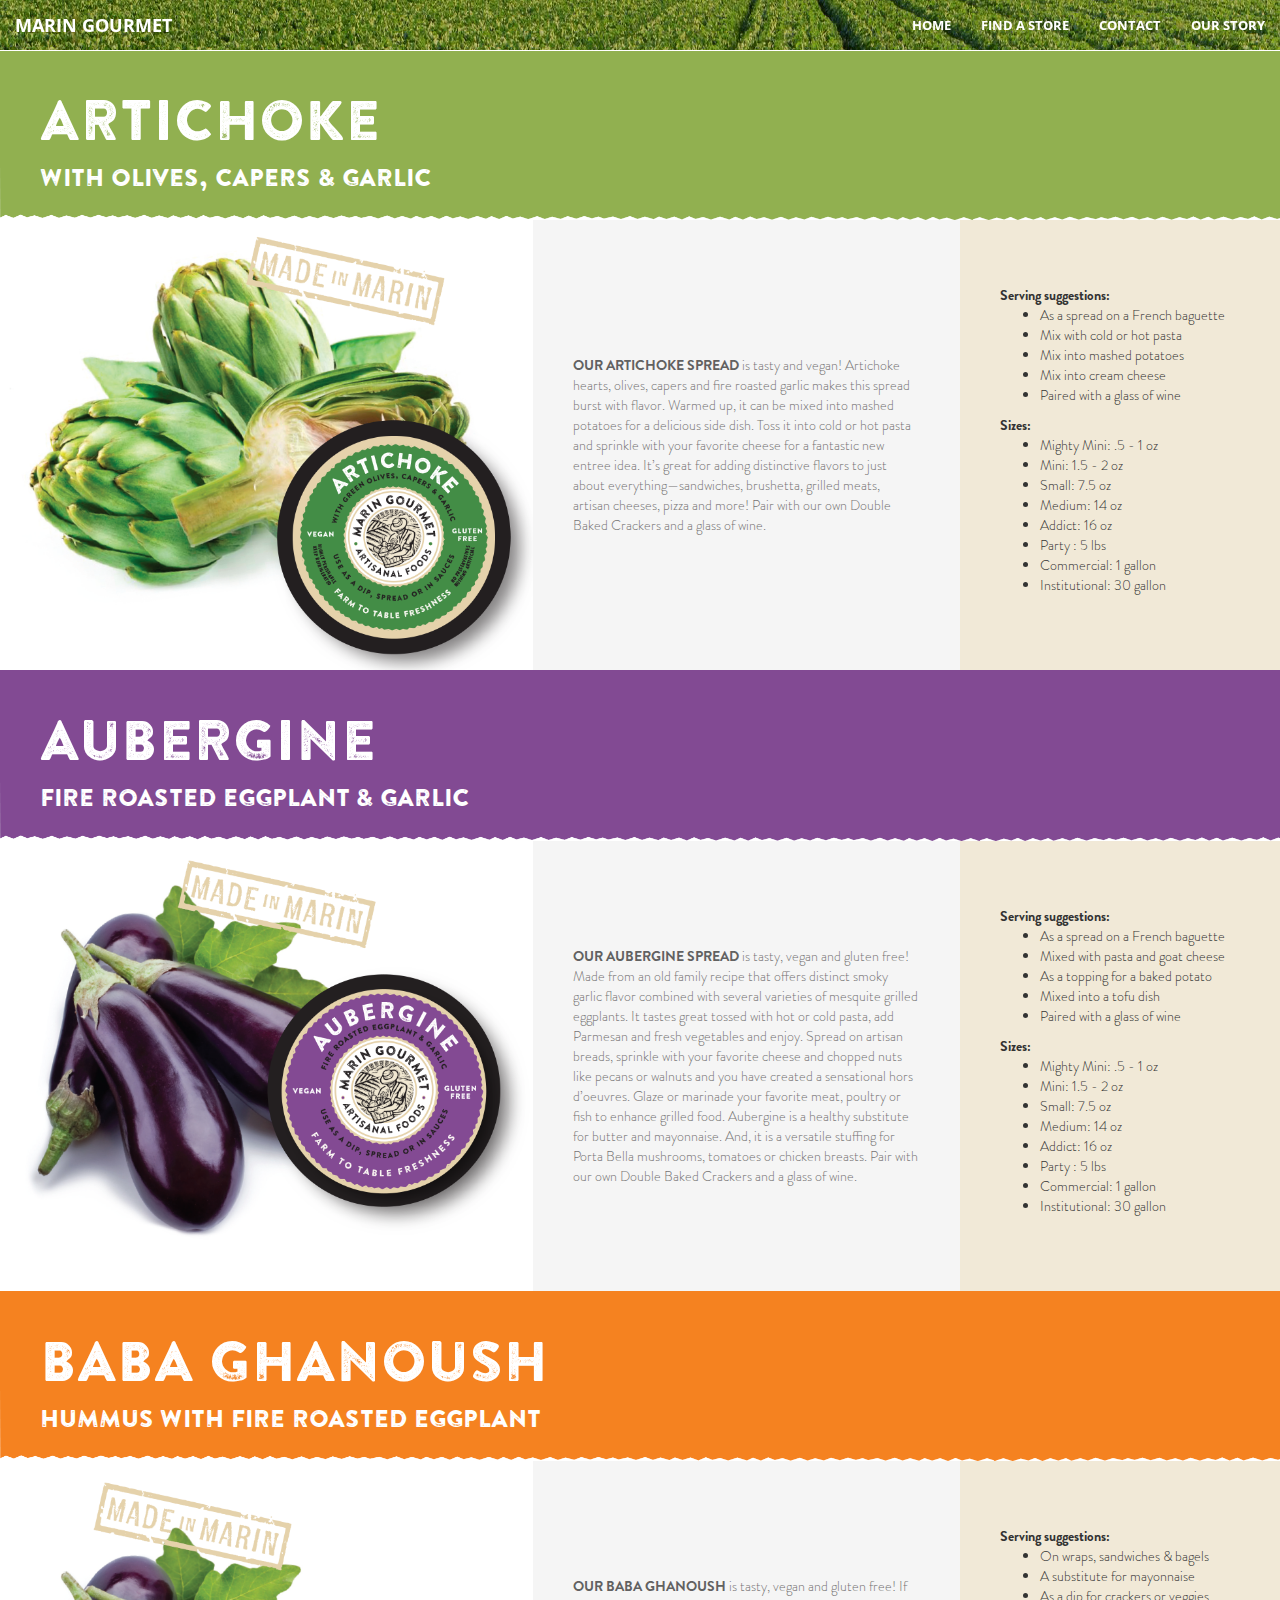
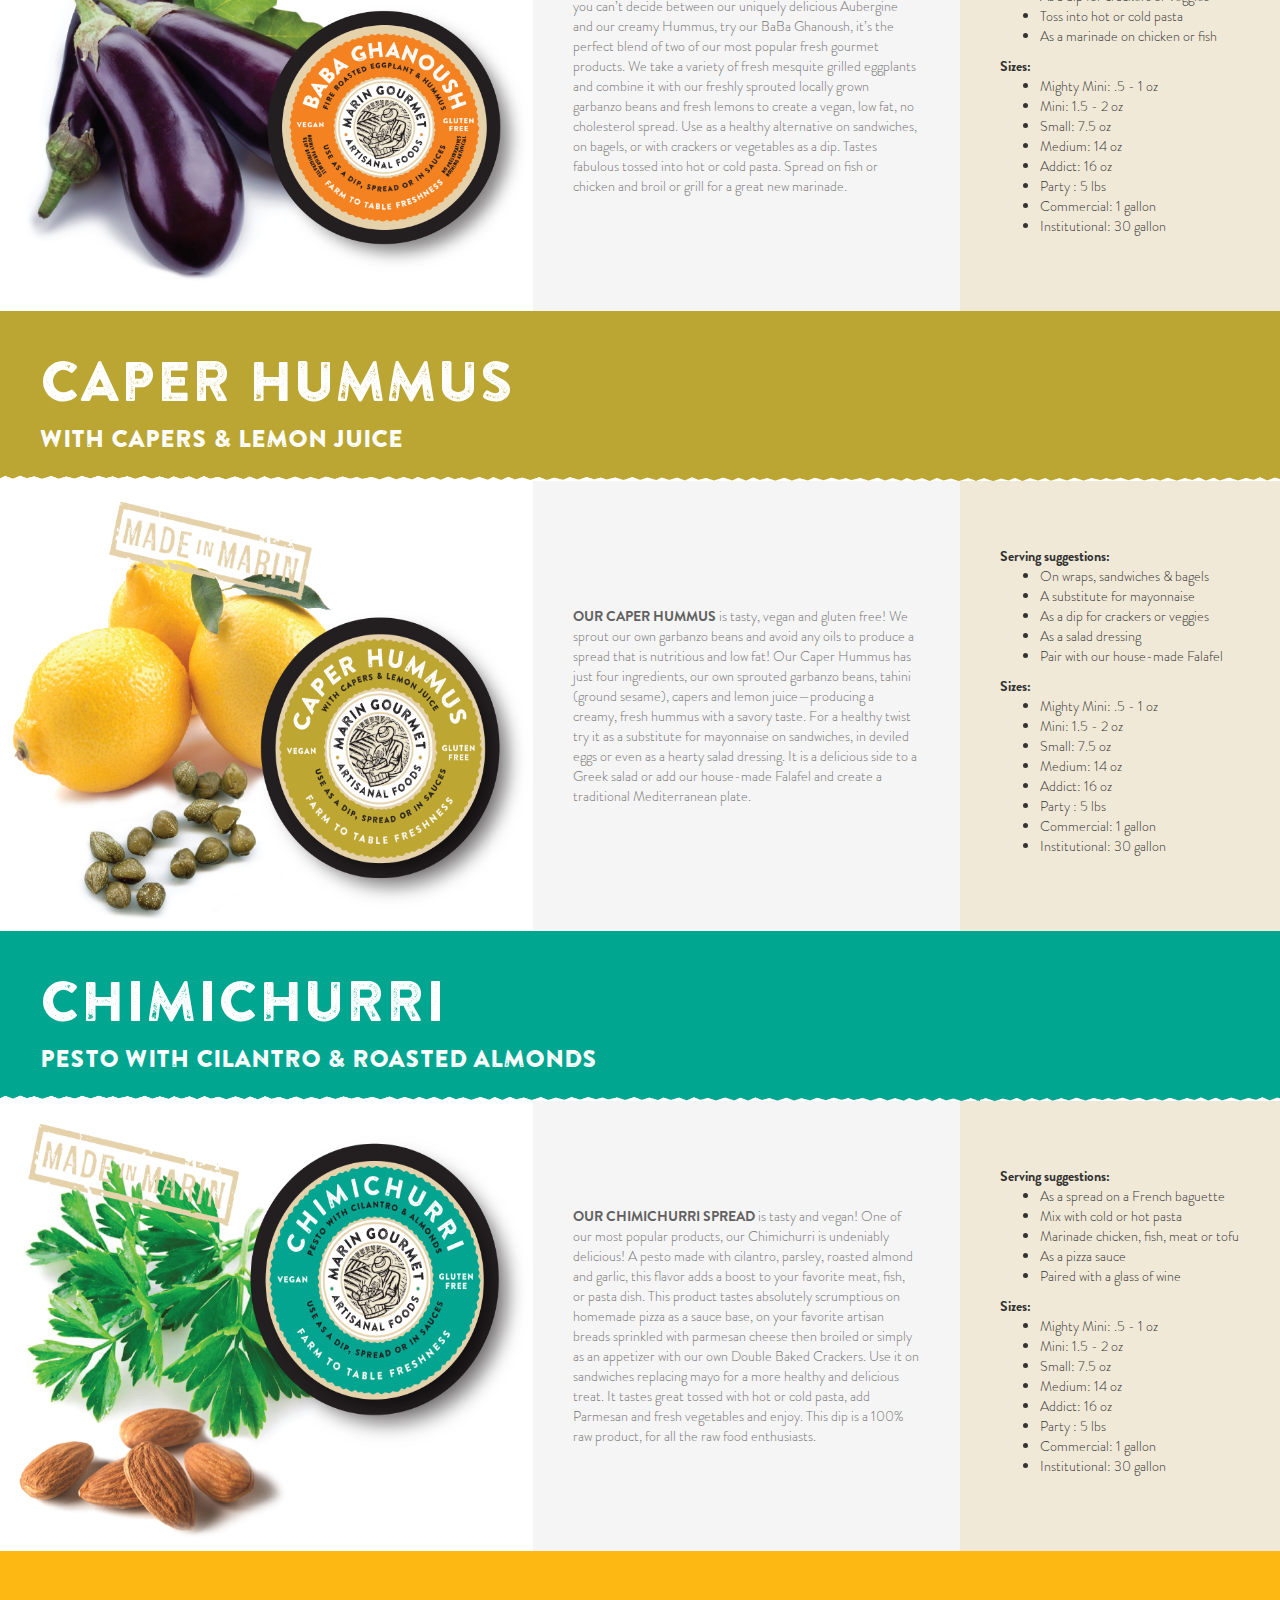
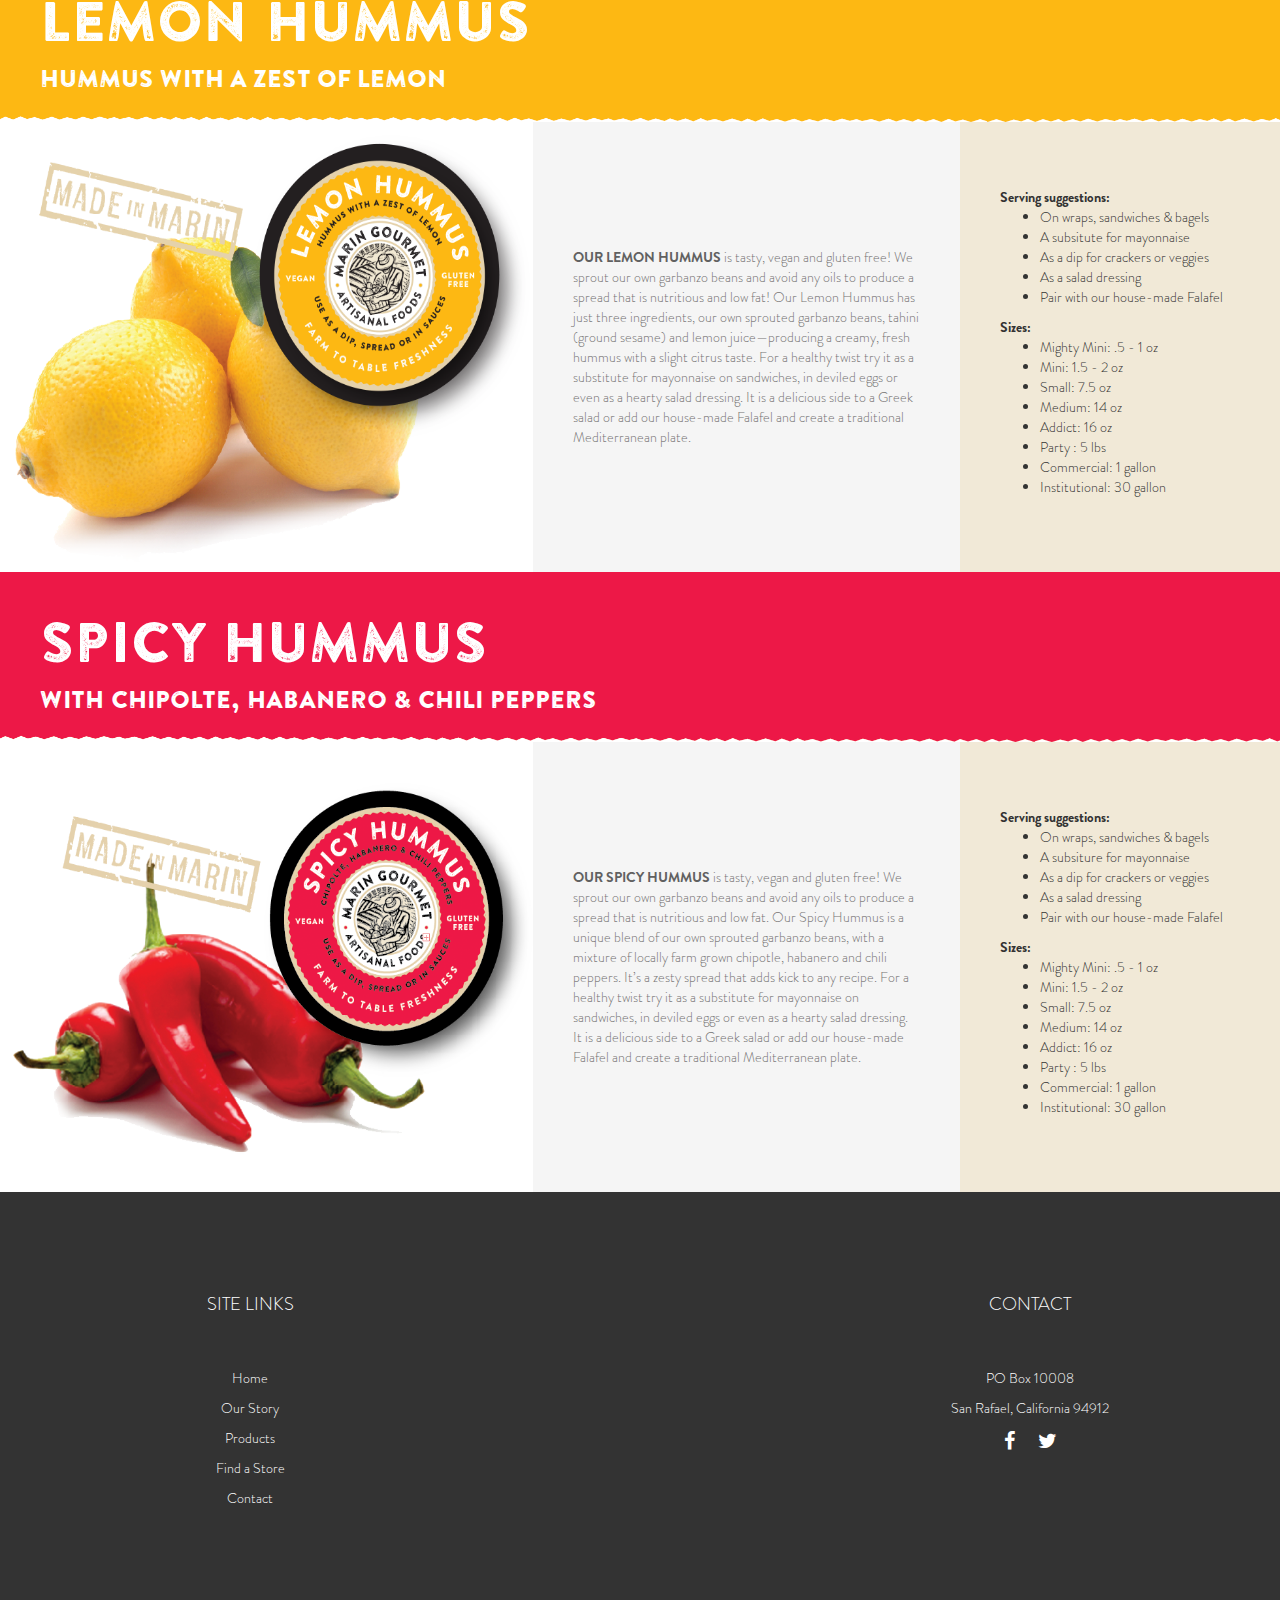
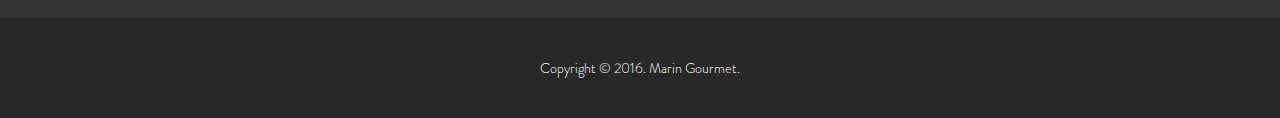
<file: products.html>
<!DOCTYPE html>
<html lang="en">

<head>

    <meta charset="utf-8">
    <meta http-equiv="X-UA-Compatible" content="IE=edge">
    <meta name="viewport" content="width=device-width, initial-scale=1">
    <meta name="description" content="">
    <meta name="author" content="">

    <title>Marin Gourmet - All natural, no additives, no preservatives, spread, dip, hummus, crackers, sauce, california</title>
    <link REL="SHORTCUT ICON" HREF="http://maringourmet.net/favicon.ico">
    <meta name="keywords" content="Marin Gourmet, Aubergine spread, all natural, no additives, no preservatives, delicious, Gourmet, Vegan, vegetarian, crackers, dips,fresh ingredients, produce,Mediterranean, Local,Appetizers, Tastes,Hors d'oeuvres, Homemade, Spreads, Vegetables, Artisan,pasta, Marinade, Retail, quality, natural gourmet products,"/>
    <meta name="description" content="Marin Gourmet is a family owned local farmer's market company that specializes in locally grown vegan and vegetarian dips, marinades and crackers. We've  created elegant yet versatile mix that help you create many healthy yet gourmet appetizers, snacks and meals. Call: (415)457-8888"/>

    <!-- Bootstrap Core CSS -->
    <link rel="stylesheet" href="css/bootstrap.min.css" type="text/css">

    <!-- Custom Fonts -->
    <link href='http://fonts.googleapis.com/css?family=Open+Sans:300italic,400italic,600italic,700italic,800italic,400,300,600,700,800' rel='stylesheet' type='text/css'>
    <link href='http://fonts.googleapis.com/css?family=Merriweather:400,300,300italic,400italic,700,700italic,900,900italic' rel='stylesheet' type='text/css'>
    <link rel="stylesheet" href="font-awesome/css/font-awesome.min.css" type="text/css">

    <!-- Plugin CSS -->
    <link rel="stylesheet" href="css/animate.min.css" type="text/css">

    <!-- Custom CSS -->
    <link rel="stylesheet" href="css/creative.css" type="text/css">
    <style>
      div[class^="col-"], div[class*="col-"] {
        padding: 0;
      }
    </style>
    <!-- HTML5 Shim and Respond.js IE8 support of HTML5 elements and media queries -->
    <!-- WARNING: Respond.js doesn't work if you view the page via file:// -->
    <!--[if lt IE 9]>
        <script src="https://oss.maxcdn.com/libs/html5shiv/3.7.0/html5shiv.js"></script>
        <script src="https://oss.maxcdn.com/libs/respond.js/1.4.2/respond.min.js"></script>
    <![endif]-->
    <script type="text/javascript">
      var _gaq = _gaq || [];
      _gaq.push(['_setAccount', 'UA-23815466-1']);
      _gaq.push(['_trackPageview']);

      (function() {
        var ga = document.createElement('script'); ga.type = 'text/javascript'; ga.async = true;
        ga.src = ('https:' == document.location.protocol ? 'https://ssl' : 'http://www') + '.google-analytics.com/ga.js';
        var s = document.getElementsByTagName('script')[0]; s.parentNode.insertBefore(ga, s);
      })();
    </script>
</head>

<body id="page-top">

    <nav id="mainNav" class="navbar navbar-default navbar-fixed-top">
        <div class="container-fluid">
            <!-- Brand and toggle get grouped for better mobile display -->
            <div class="navbar-header">
                <button type="button" class="navbar-toggle collapsed" data-toggle="collapse" data-target="#bs-example-navbar-collapse-1">
                    <span class="sr-only">Toggle navigation</span>
                    <span class="icon-bar"></span>
                    <span class="icon-bar"></span>
                    <span class="icon-bar"></span>
                </button>
                <a class="navbar-brand page-scroll" href="index.html">Marin Gourmet</a>
            </div>

            <!-- Collect the nav links, forms, and other content for toggling -->
            <div class="collapse navbar-collapse" id="bs-example-navbar-collapse-1">
                <ul class="nav navbar-nav navbar-right">
                    <li>
                        <a class="page-scroll" href="index.html">Home</a>
                    </li>
                    <li>
                        <a class="page-scroll" href="findstore.html">Find a Store</a>
                    </li>
                    <li>
                        <a class="page-scroll" href="contact.html">Contact</a>
                    </li>
                    <li>
                        <a class="page-scroll" href="ourstory.html">Our Story</a>
                    </li>
                </ul>
            </div>
            <!-- /.navbar-collapse -->
        </div>
        <!-- /.container-fluid -->
    </nav>
    <div class="header-image-wrapper">
      <img src="img/TheFarm_Hero_TopNav_Crop.jpg" style="height: 50px; width: 100%;" />
      <div class="header-image"></div>
    </div>
    <div id="product-container">
      <div class="container-fluid" id="artichoke-container">
        <div class="row">
          <div class="product-title-container artichoke-title">
            <div class="product-title">ARTICHOKE</div>
            <div class="product-title-ingredients">WITH OLIVES, CAPERS & GARLIC</div>
          </div>
        </div>
        <div class="row full-product-container">
          <div class="col-md-5 col-sm-12 col-xs-12 product-image-wrapper single-product-node">
            <img src="img/product_images/Artichoke_Product.png" class="product-image-main" />
          </div>
          <div class="col-md-4 col-sm-6 col-xs-12 product-description-content single-product-node">
            <div class="product-description-wrapper">
              <span class="description-intro">
                Our artichoke spread
              </span>
              <span class="remaining-description">
                is tasty and vegan! Artichoke hearts, olives, capers and fire roasted garlic makes this spread burst with flavor. Warmed up, it can be mixed into mashed potatoes for a delicious side dish. Toss it into cold or hot pasta and sprinkle with your favorite cheese for a fantastic new entree idea. It’s great for adding distinctive flavors to just about everything—sandwiches, brushetta, grilled meats, artisan cheeses, pizza and more! Pair with our own Double Baked Crackers and a glass of wine.
              </span>
            </div>
          </div>
          <div class="col-md-3 col-sm-6 col-xs-12 product-information-wrapper single-product-node">
            <div class="ingredients-servings-wrapper">
              <div class="serving-suggestions">
                <div class="serving-suggestions-header">Serving suggestions:</div>
                <ul>
                  <li>As a spread on a French baguette</li>
                  <li>Mix with cold or hot pasta</li>
                  <li>Mix into mashed potatoes</li>
                  <li>Mix into cream cheese</li>
                  <li>Paired with a glass of wine</li>
                </ul>
              </div>
              <div class="serving-sizes">
                <div class="serving-sizes-header">Sizes:</div>
                <ul>
                  <li>Mighty Mini: .5 - 1 oz</li>
                  <li>Mini: 1.5 - 2 oz</li>
                  <li>Small: 7.5 oz</li>
                  <li>Medium: 14 oz</li>
                  <li>Addict: 16 oz</li>
                  <li>Party : 5 lbs</li>
                  <li>Commercial: 1 gallon</li>
                  <li>Institutional: 30 gallon</li>
                </ul>
              </div>
            </div>
          </div>
        </div>
      </div>
      <div class="container-fluid" id="aubergine-container">
        <div class="row">
          <div class="product-title-container aubergine-title">
            <div class="product-title">AUBERGINE</div>
            <div class="product-title-ingredients">FIRE ROASTED EGGPLANT & GARLIC</div>
          </div>
        </div>
        <div class="row full-product-container">
          <div class="col-md-5 col-sm-12 col-xs-12 product-image-wrapper single-product-node">
            <img src="img/product_images/Aubergine_Product.png" class="product-image-main" />
          </div>
          <div class="col-md-4 col-sm-6 col-xs-12 product-description-content single-product-node">
            <div class="product-description-wrapper">
              <span class="description-intro">
                OUR AUBERGINE SPREAD
              </span>
              <span class="remaining-description">
                is tasty, vegan and gluten free! Made from an old family recipe that offers distinct smoky garlic flavor combined with several varieties of mesquite grilled eggplants. It tastes great tossed with hot or cold pasta, add Parmesan and fresh vegetables and enjoy. Spread on artisan breads, sprinkle with your favorite cheese and chopped nuts like pecans or walnuts and you have created a sensational hors d’oeuvres. Glaze or marinade your favorite meat, poultry or fish to enhance grilled food. Aubergine is a healthy substitute for butter and mayonnaise. And, it is a versatile stuffing for Porta Bella mushrooms, tomatoes or chicken breasts. Pair with our own Double Baked Crackers and a glass of wine.
              </span>
            </div>
          </div>
          <div class="col-md-3 col-sm-6 col-xs-12 product-information-wrapper single-product-node">
            <div class="ingredients-servings-wrapper">
              <div class="serving-suggestions">
                <div class="serving-suggestions-header">Serving suggestions:</div>
                <ul>
                  <li>As a spread on a French baguette</li>
                  <li>Mixed with pasta and goat cheese</li>
                  <li>As a topping for a baked potato</li>
                  <li>Mixed into a tofu dish</li>
                  <li>Paired with a glass of wine</li>
                </ul>
              </div>
              <div class="serving-sizes">
                <div class="serving-sizes-header">Sizes:</div>
                <ul>
                  <li>Mighty Mini: .5 - 1 oz</li>
                  <li>Mini: 1.5 - 2 oz</li>
                  <li>Small: 7.5 oz</li>
                  <li>Medium: 14 oz</li>
                  <li>Addict: 16 oz</li>
                  <li>Party : 5 lbs</li>
                  <li>Commercial: 1 gallon</li>
                  <li>Institutional: 30 gallon</li>
                </ul>
              </div>
            </div>
          </div>
        </div>
      </div>
      <div class="container-fluid" id="baba-container">
        <div class="row">
          <div class="product-title-container baba-title">
            <div class="product-title">BABA GHANOUSH</div>
            <div class="product-title-ingredients">HUMMUS WITH FIRE ROASTED EGGPLANT</div>
          </div>
        </div>
        <div class="row full-product-container">
          <div class="col-md-5 col-sm-12 col-xs-12 product-image-wrapper">
            <img src="img/product_images/BabaGhanoush_Product.png" class="product-image-main single-product-node" />
          </div>
          <div class="col-md-4 col-sm-6 col-xs-12 product-description-content single-product-node">
            <div class="product-description-wrapper">
              <span class="description-intro">
                OUR BABA GHANOUSH
              </span>
              <span class="remaining-description">
                is tasty, vegan and gluten free! If you can’t decide between our uniquely delicious Aubergine and our creamy Hummus, try our BaBa Ghanoush, it’s the perfect blend of two of our most popular fresh gourmet products. We take a variety of fresh mesquite grilled eggplants and combine it with our freshly sprouted locally grown garbanzo beans and fresh lemons to create a vegan, low fat, no cholesterol spread. Use as a healthy alternative on sandwiches, on bagels, or with crackers or vegetables as a dip. Tastes fabulous tossed into hot or cold pasta. Spread on fish or chicken and broil or grill for a great new marinade.
              </span>
            </div>
          </div>
          <div class="col-md-3 col-sm-6 col-xs-12 product-information-wrapper single-product-node">
            <div class="ingredients-servings-wrapper">
              <div class="serving-suggestions">
                <div class="serving-suggestions-header">Serving suggestions:</div>
                <ul>
                  <li>On wraps, sandwiches & bagels</li>
                  <li>A substitute for mayonnaise</li>
                  <li>As a dip for crackers or veggies</li>
                  <li>Toss into hot or cold pasta</li>
                  <li>As a marinade on chicken or fish</li>
                </ul>
              </div>
              <div class="serving-sizes">
                <div class="serving-sizes-header">Sizes:</div>
                <ul>
                  <li>Mighty Mini: .5 - 1 oz</li>
                  <li>Mini: 1.5 - 2 oz</li>
                  <li>Small: 7.5 oz</li>
                  <li>Medium: 14 oz</li>
                  <li>Addict: 16 oz</li>
                  <li>Party : 5 lbs</li>
                  <li>Commercial: 1 gallon</li>
                  <li>Institutional: 30 gallon</li>
                </ul>
              </div>
            </div>
          </div>
        </div>
      </div>
      <div class="container-fluid" id="caper-container">
        <div class="row">
          <div class="product-title-container caper-title">
            <div class="product-title">CAPER HUMMUS</div>
            <div class="product-title-ingredients">WITH CAPERS & LEMON JUICE</div>
          </div>
        </div>
        <div class="row full-product-container">
          <div class="col-md-5 col-sm-12 col-xs-12 product-image-wrapper">
            <img src="img/product_images/CaperHummus_Product.png" class="product-image-main single-product-node" />
          </div>
          <div class="col-md-4 col-sm-6 col-xs-12 product-description-content single-product-node">
            <div class="product-description-wrapper">
              <span class="description-intro">
                OUR CAPER HUMMUS
              </span>
              <span class="remaining-description">
                is tasty, vegan and gluten free! We sprout our own garbanzo beans and avoid any oils to produce a spread that is nutritious and low fat! Our Caper Hummus has just four ingredients, our own sprouted garbanzo beans, tahini (ground sesame), capers and lemon juice—producing a creamy, fresh hummus with a savory taste. For a healthy twist try it as a substitute for mayonnaise on sandwiches, in deviled eggs or even as a hearty salad dressing. It is a delicious side to a Greek salad or add our house-made Falafel and create a traditional Mediterranean plate.
              </span>
            </div>
          </div>
          <div class="col-md-3 col-sm-6 col-xs-12 product-information-wrapper single-product-node">
            <div class="ingredients-servings-wrapper">
              <div class="serving-suggestions">
                <div class="serving-suggestions-header">Serving suggestions:</div>
                <ul>
                  <li>On wraps, sandwiches & bagels</li>
                  <li>A substitute for mayonnaise</li>
                  <li>As a dip for crackers or veggies</li>
                  <li>As a salad dressing</li>
                  <li>Pair with our house-made Falafel</li>
                </ul>
              </div>
              <div class="serving-sizes">
                <div class="serving-sizes-header">Sizes:</div>
                <ul>
                  <li>Mighty Mini: .5 - 1 oz</li>
                  <li>Mini: 1.5 - 2 oz</li>
                  <li>Small: 7.5 oz</li>
                  <li>Medium: 14 oz</li>
                  <li>Addict: 16 oz</li>
                  <li>Party : 5 lbs</li>
                  <li>Commercial: 1 gallon</li>
                  <li>Institutional: 30 gallon</li>
                </ul>
              </div>
            </div>
          </div>
        </div>
      </div>
      <div class="container-fluid" id="chimi-container">
        <div class="row">
          <div class="product-title-container chimi-title">
            <div class="product-title">CHIMICHURRI</div>
            <div class="product-title-ingredients">PESTO WITH CILANTRO & ROASTED ALMONDS</div>
          </div>
        </div>
        <div class="row full-product-container">
          <div class="col-md-5 col-sm-12 col-xs-12 product-image-wrapper">
            <img src="img/product_images/Chimichurri_Product.png" class="product-image-main single-product-node" />
          </div>
          <div class="col-md-4 col-sm-6 col-xs-12 product-description-content single-product-node">
            <div class="product-description-wrapper">
              <span class="description-intro">
                OUR CHIMICHURRI SPREAD
              </span>
              <span class="remaining-description">
                is tasty and vegan! One of our most popular products, our Chimichurri is undeniably delicious! A pesto made with cilantro, parsley, roasted almond and garlic, this flavor adds a boost to your favorite meat, fish, or pasta dish. This product tastes absolutely scrumptious on homemade pizza as a sauce base, on your favorite artisan breads sprinkled with parmesan cheese then broiled or simply as an appetizer with our own Double Baked Crackers. Use it on sandwiches replacing mayo for a more healthy and delicious treat. It tastes great tossed with hot or cold pasta, add Parmesan and fresh vegetables and enjoy. This dip is a 100% raw product, for all the raw food enthusiasts.
              </span>
            </div>
          </div>
          <div class="col-md-3 col-sm-6 col-xs-12 product-information-wrapper single-product-node">
            <div class="ingredients-servings-wrapper">
              <div class="serving-suggestions">
                <div class="serving-suggestions-header">Serving suggestions:</div>
                <ul>
                  <li>As a spread on a French baguette</li>
                  <li>Mix with cold or hot pasta</li>
                  <li>Marinade chicken, fish, meat or tofu</li>
                  <li>As a pizza sauce</li>
                  <li>Paired with a glass of wine</li>
                </ul>
              </div>
              <div class="serving-sizes">
                <div class="serving-sizes-header">Sizes:</div>
                <ul>
                  <li>Mighty Mini: .5 - 1 oz</li>
                  <li>Mini: 1.5 - 2 oz</li>
                  <li>Small: 7.5 oz</li>
                  <li>Medium: 14 oz</li>
                  <li>Addict: 16 oz</li>
                  <li>Party : 5 lbs</li>
                  <li>Commercial: 1 gallon</li>
                  <li>Institutional: 30 gallon</li>
                </ul>
              </div>
            </div>
          </div>
        </div>
      </div>
      <div class="container-fluid" id="lemon-container">
        <div class="row">
          <div class="product-title-container lemon-title">
            <div class="product-title">LEMON HUMMUS</div>
            <div class="product-title-ingredients">HUMMUS WITH A ZEST OF LEMON</div>
          </div>
        </div>
        <div class="row full-product-container">
          <div class="col-md-5 col-sm-12 col-xs-12 product-image-wrapper">
            <img src="img/product_images/LemonHummus_Product.png" class="product-image-main single-product-node" />
          </div>
          <div class="col-md-4 col-sm-6 col-xs-12 product-description-content single-product-node">
            <div class="product-description-wrapper">
              <span class="description-intro">
                OUR LEMON HUMMUS
              </span>
              <span class="remaining-description">
                is tasty, vegan and gluten free! We sprout our own garbanzo beans and avoid any oils to produce a spread that is nutritious and low fat! Our Lemon Hummus has just three ingredients, our own sprouted garbanzo beans, tahini (ground sesame) and lemon juice—producing a creamy, fresh hummus with a slight citrus taste. For a healthy twist try it as a substitute for mayonnaise on sandwiches, in deviled eggs or even as a hearty salad dressing. It is a delicious side to a Greek salad or add our house-made Falafel and create a traditional Mediterranean plate.
              </span>
            </div>
          </div>
          <div class="col-md-3 col-sm-6 col-xs-12 product-information-wrapper single-product-node">
            <div class="ingredients-servings-wrapper" id="tallest-node">
              <div class="serving-suggestions">
                <div class="serving-suggestions-header">Serving suggestions:</div>
                <ul>
                  <li>On wraps, sandwiches & bagels</li>
                  <li>A subsitute for mayonnaise</li>
                  <li>As a dip for crackers or veggies</li>
                  <li>As a salad dressing</li>
                  <li>Pair with our house-made Falafel</li>
                </ul>
              </div>
              <div class="serving-sizes">
                <div class="serving-sizes-header">Sizes:</div>
                <ul>
                  <li>Mighty Mini: .5 - 1 oz</li>
                  <li>Mini: 1.5 - 2 oz</li>
                  <li>Small: 7.5 oz</li>
                  <li>Medium: 14 oz</li>
                  <li>Addict: 16 oz</li>
                  <li>Party : 5 lbs</li>
                  <li>Commercial: 1 gallon</li>
                  <li>Institutional: 30 gallon</li>
                </ul>
              </div>
            </div>
          </div>
        </div>
      </div>
      <div class="container-fluid" id="spicy-container">
        <div class="row">
          <div class="product-title-container spicy-title">
            <div class="product-title">SPICY HUMMUS</div>
            <div class="product-title-ingredients">WITH CHIPOLTE, HABANERO & CHILI PEPPERS</div>
          </div>
        </div>
        <div class="row full-product-container">
          <div class="col-md-5 col-sm-12 col-xs-12 product-image-wrapper">
            <img src="img/product_images/SpicyHummus_Product.png" class="product-image-main single-product-node" />
          </div>
          <div class="col-md-4 col-sm-6 col-xs-12 product-description-content single-product-node">
            <div class="product-description-wrapper">
              <span class="description-intro">
                OUR SPICY HUMMUS
              </span>
              <span class="remaining-description">
                is tasty, vegan and gluten free! We sprout our own garbanzo beans and avoid any oils to produce a spread that is nutritious and low fat. Our Spicy Hummus is a unique blend of our own sprouted garbanzo beans, with a mixture of locally farm grown chipotle, habanero and chili peppers. It’s a zesty spread that adds kick to any recipe. For a healthy twist try it as a substitute for mayonnaise on sandwiches, in deviled eggs or even as a hearty salad dressing. It is a delicious side to a Greek salad or add our house-made Falafel and create a traditional Mediterranean plate.
              </span>
            </div>
          </div>
          <div class="col-md-3 col-sm-6 col-xs-12 product-information-wrapper single-product-node">
            <div class="ingredients-servings-wrapper">
              <div class="serving-suggestions">
                <div class="serving-suggestions-header">Serving suggestions:</div>
                <ul>
                  <li>On wraps, sandwiches & bagels</li>
                  <li>A subsiture for mayonnaise</li>
                  <li>As a dip for crackers or veggies</li>
                  <li>As a salad dressing</li>
                  <li>Pair with our house-made Falafel</li>
                </ul>
              </div>
              <div class="serving-sizes">
                <div class="serving-sizes-header">Sizes:</div>
                <ul>
                  <li>Mighty Mini: .5 - 1 oz</li>
                  <li>Mini: 1.5 - 2 oz</li>
                  <li>Small: 7.5 oz</li>
                  <li>Medium: 14 oz</li>
                  <li>Addict: 16 oz</li>
                  <li>Party : 5 lbs</li>
                  <li>Commercial: 1 gallon</li>
                  <li>Institutional: 30 gallon</li>
                </ul>
              </div>
            </div>
          </div>
        </div>
      </div>
    </div>
    <section id="contact">
        <div class="container">
            <div class="row">
              <div class="col-md-4 col-sm-4">
                <div class="contact-header">SITE LINKS</div>
                <div class="site-footer-link"><a href="index.html">Home</a></div>
                <div class="site-footer-link"><a href="ourstory.html">Our Story</a></div>
                <div class="site-footer-link"><a href="products.html">Products</a></div>
                <div class="site-footer-link"><a href="findstore.html">Find a Store</a></div>
                <div class="site-footer-link"><a href="contact.html">Contact</a></div>
              </div>
              <div class="col-md-4 col-sm-4 col-sm-offset-4 col-md-offset-4 contact-info-header">
                <div class="contact-header">CONTACT</div>
                <div class="site-footer-link">PO Box 10008</div>
                <div class="site-footer-link">San Rafael, California 94912</div>
                <div class="social-icons">
                  <a href="https://www.facebook.com/pages/Affis-MARIN-GOURMET/104689742913826?sk=wall" target="_blank" class="social-link"><i class="fa fa-facebook" aria-hidden="true"></i></a>
                  <a href="https://twitter.com/maringourmet" target="_blank" class="social-link"><i class="fa fa-twitter" aria-hidden="true"></i></a>
                </div>
              </div>
            </div>
        </div>
    </section>
    <footer>
      Copyright &copy; 2016. Marin Gourmet.
    </footer>
    <div id="height-check" style="display: none;" class="single-product-node"></div>

    <!-- jQuery -->
    <script src="js/jquery.js"></script>

    <!-- Bootstrap Core JavaScript -->
    <script src="js/bootstrap.min.js"></script>

    <!-- Plugin JavaScript -->
    <script src="js/jquery.easing.min.js"></script>
    <script src="js/jquery.fittext.js"></script>
    <script src="js/jquery.matchHeight-min.js"></script>
    <script src="js/wow.min.js"></script>
    <script>
      $(function() {
        $('.single-product-node').matchHeight({byRow: false});
      });
      var $tallestNode = $('#tallest-node');
      var $heightCheck = $('#height-check');
      var $imageNode = $($('.single-product-node')[0]);
      var checkForTallestColumn = function() {
        if ($tallestNode.height() + 80 > $imageNode.height()) {
          $('.single-product-node').css('height', $tallestNode.height() + 80);
        }
      }
      checkForTallestColumn();
      $.fn.matchHeight._afterUpdate = function(event, groups) {
          checkForTallestColumn();
      }
    </script>
    <!-- Custom Theme JavaScript -->
    <script src="js/creative.js"></script>

</body>

</html>
</file>
<file: css/creative.css>
/*!
 * Start Bootstrap - Creative Bootstrap Theme (http://startbootstrap.com)
 * Code licensed under the Apache License v2.0.
 * For details, see http://www.apache.org/licenses/LICENSE-2.0.
 */

html,
body {
    width: 100%;
    height: 100%;
}
@font-face {
  font-family: "BrandonGrotesque";
  font-style: normal;
  font-weight: normal;
  src: url("../fonts/Brandon Grotesque/BrandonGrotesque-regular.otf") format("opentype");
  src: url("../fonts/Brandon Grotesque/BrandonGrotesque-regular.otf?#iefix") format("opentype");
}
@font-face {
  font-family: "BrandonGrotesque";
  font-style: bold;
  font-weight: bold;
  src: url("../fonts/Brandon Grotesque/BrandonGrotesque-Bold.otf") format("opentype");
  src: url("../fonts/Brandon Grotesque/BrandonGrotesque-Bold.otf?#iefix") format("opentype");
}
@font-face {
  font-family: "BrandonGrotesque";
  font-style: lighter;
  font-weight: lighter;
  src: url("../fonts/Brandon Grotesque/BrandonGrotesque-Light.otf") format("opentype");
  src: url("../fonts/Brandon Grotesque/BrandonGrotesque-Light.otf?#iefix") format("opentype");
}
@font-face {
  font-family: "BrandonPrinted";
  font-style: normal;
  font-weight: normal;
  src: url("../fonts/Brandon Printed/BrandonPrinted-One.ttf")  format('truetype');
  src: url("../fonts/Brandon Printed/BrandonPrinted-One.ttf?#iefix")  format('truetype');
}
@font-face {
  font-family: "BrandonPrinted2";
  font-style: normal;
  font-weight: normal;
  src: url("../fonts/Brandon Printed/BrandonPrinted-Two.ttf")  format('truetype');
  src: url("../fonts/Brandon Printed/BrandonPrinted-Two.ttf?#iefix")  format('truetype');
}

body {
    font-family: 'BrandonGrotesque','Helvetica','Helvetica Neue',Arial,sans-serif;
}

hr {
    max-width: 50px;
    border-color: #7F4098;
    border-width: 3px;
}

hr.light {
    border-color: #fff;
}

a {
    color: #fff;
    -webkit-transition: all .35s;
    -moz-transition: all .35s;
    transition: all .35s;
}
.btn {
  -webkit-transition: all .35s;
  -moz-transition: all .35s;
  transition: all .35s;
}
a:hover,
a:focus {
    color: #7F4098;
    text-decoration: none;
}

h1,
h2,
h3,
h4,
h5,
h6 {
    font-family: 'Open Sans','Helvetica Neue',Arial,sans-serif;
}

p {
    margin-bottom: 20px;
    font-size: 16px;
    line-height: 1.5;
}

.bg-primary {
  /*background-color: #7F4098;*/
}

.bg-dark {
    color: #fff;
    background-color: #222;
}

.text-faded {
    color: rgba(255,255,255,.7);
}

section {
    padding: 100px 0;
}

aside {
    padding: 50px 0;
}

.no-padding {
    padding: 0;
}

.navbar-default {
    border-color: rgba(34,34,34,.05);
    font-family: 'Open Sans','Helvetica Neue',Arial,sans-serif;
    background-color: #fff;
    -webkit-transition: all .35s;
    -moz-transition: all .35s;
    transition: all .35s;
}

.navbar-default .navbar-header .navbar-brand {
    text-transform: uppercase;
    font-family: 'Open Sans','Helvetica Neue',Arial,sans-serif;
    font-weight: 700;
    color: #7F4098;
}

.navbar-default .navbar-header .navbar-brand:hover,
.navbar-default .navbar-header .navbar-brand:focus {
    color: #7F4098;
}

.navbar-default .nav > li>a,
.navbar-default .nav>li>a:focus {
    text-transform: uppercase;
    font-size: 13px;
    font-weight: 700;
    color: #222;
}

.navbar-default .nav > li>a:hover,
.navbar-default .nav>li>a:focus:hover {
    color: #7F4098;
}

.navbar-default .nav > li.active>a,
.navbar-default .nav>li.active>a:focus {
    color: #7F4098!important;
    background-color: transparent;
}

.navbar-default .nav > li.active>a:hover,
.navbar-default .nav>li.active>a:focus:hover {
    background-color: transparent;
}

@media(min-width:768px) {
    .navbar-default {
        border-color: rgba(255,255,255,1);
        background-color: transparent;
    }

    .navbar-default .navbar-header .navbar-brand {
        color: rgba(255,255,255,1);
    }

    .navbar-default .navbar-header .navbar-brand:hover,
    .navbar-default .navbar-header .navbar-brand:focus {
        color: #fff;
    }

    .navbar-default .nav > li>a,
    .navbar-default .nav>li>a:focus {
        color: rgba(255,255,255,1);
    }

    .navbar-default .nav > li>a:hover,
    .navbar-default .nav>li>a:focus:hover {
        color: #fff;
    }

    .navbar-default.affix {
        border-color: rgba(34,34,34,.05);
        background-color: #fff;
    }

    .navbar-default.affix .navbar-header .navbar-brand {
        font-size: 14px;
        color: #7F4098;
    }

    .navbar-default.affix .navbar-header .navbar-brand:hover,
    .navbar-default.affix .navbar-header .navbar-brand:focus {
        color: #7F4098;
    }

    .navbar-default.affix .nav > li>a,
    .navbar-default.affix .nav>li>a:focus {
        color: #222;
    }

    .navbar-default.affix .nav > li>a:hover,
    .navbar-default.affix .nav>li>a:focus:hover {
        color: #7F4098;
    }
}
header {
    position: relative;
    width: 100%;
    min-height: auto;
    text-align: center;
    color: #fff;
    background-image: url(../img/Farm_Hero.jpg);
    background-position: center;
    -webkit-background-size: cover;
    -moz-background-size: cover;
    background-size: cover;
    -o-background-size: cover;
}

header .header-content {
    position: relative;
    width: 100%;
    padding: 100px 15px;
    text-align: center;
}

header .header-content .header-content-inner h1 {
    margin-top: 0;
    margin-bottom: 0;
    text-transform: uppercase;
    font-weight: 700;
}

header .header-content .header-content-inner hr {
    margin: 30px auto;
}

header .header-content .header-content-inner p {
    margin-bottom: 50px;
    font-size: 16px;
    font-weight: 300;
    color: rgba(255,255,255,.7);
}

@media(min-width:768px) {
    header {
        min-height: 100%;
    }

    header .header-content {
        position: absolute;
        top: 50%;
        padding: 0 50px;
        -webkit-transform: translateY(-50%);
        -ms-transform: translateY(-50%);
        transform: translateY(-50%);
    }

    header .header-content .header-content-inner {
        margin-right: auto;
        margin-left: auto;
        max-width: 1000px;
    }

    header .header-content .header-content-inner p {
        margin-right: auto;
        margin-left: auto;
        max-width: 80%;
        font-size: 18px;
    }
}

.section-heading {
    margin-top: 0;
}

.service-box {
    margin: 50px auto 0;
    max-width: 400px;
}

@media(min-width:992px) {
    .service-box {
        margin: 20px auto 0;
    }
}

.service-box p {
    margin-bottom: 0;
}

.portfolio-box {
    display: block;
    position: relative;
    margin: 0 auto;
    max-width: 650px;
}

.portfolio-box .portfolio-box-caption {
    display: block;
    position: absolute;
    bottom: 0;
    width: 100%;
    height: 100%;
    text-align: center;
    color: #fff;
    opacity: 0;
    background: rgba(240,95,64,.9);
    -webkit-transition: all .35s;
    -moz-transition: all .35s;
    transition: all .35s;
}

.portfolio-box .portfolio-box-caption .portfolio-box-caption-content {
    position: absolute;
    top: 50%;
    width: 100%;
    text-align: center;
    transform: translateY(-50%);
}

.portfolio-box .portfolio-box-caption .portfolio-box-caption-content .project-category,
.portfolio-box .portfolio-box-caption .portfolio-box-caption-content .project-name {
    padding: 0 15px;
    font-family: 'Open Sans','Helvetica Neue',Arial,sans-serif;
}

.portfolio-box .portfolio-box-caption .portfolio-box-caption-content .project-category {
    text-transform: uppercase;
    font-size: 14px;
    font-weight: 600;
}

.portfolio-box .portfolio-box-caption .portfolio-box-caption-content .project-name {
    font-size: 18px;
}

.portfolio-box:hover .portfolio-box-caption {
    opacity: 1;
}

@media(min-width:768px) {
    .portfolio-box .portfolio-box-caption .portfolio-box-caption-content .project-category {
        font-size: 16px;
    }

    .portfolio-box .portfolio-box-caption .portfolio-box-caption-content .project-name {
        font-size: 22px;
    }
}

.call-to-action h2 {
    margin: 0 auto 20px;
}

.text-primary {
    color: #7F4098;
}

.no-gutter > [class*=col-] {
    padding-right: 0;
    padding-left: 0;
}

.btn-default {
    border-color: #fff;
    color: #222;
    background-color: #fff;
    -webkit-transition: all .35s;
    -moz-transition: all .35s;
    transition: all .35s;
}

.btn-default:hover,
.btn-default:focus,
.btn-default.focus,
.btn-default:active,
.btn-default.active,
.open > .dropdown-toggle.btn-default {
    border-color: #ededed;
    color: #222;
    background-color: #f2f2f2;
}

.btn-default:active,
.btn-default.active,
.open > .dropdown-toggle.btn-default {
    background-image: none;
}

.btn-default.disabled,
.btn-default[disabled],
fieldset[disabled] .btn-default,
.btn-default.disabled:hover,
.btn-default[disabled]:hover,
fieldset[disabled] .btn-default:hover,
.btn-default.disabled:focus,
.btn-default[disabled]:focus,
fieldset[disabled] .btn-default:focus,
.btn-default.disabled.focus,
.btn-default[disabled].focus,
fieldset[disabled] .btn-default.focus,
.btn-default.disabled:active,
.btn-default[disabled]:active,
fieldset[disabled] .btn-default:active,
.btn-default.disabled.active,
.btn-default[disabled].active,
fieldset[disabled] .btn-default.active {
    border-color: #fff;
    background-color: #fff;
}

.btn-default .badge {
    color: #fff;
    background-color: #222;
}

.btn-primary {
    border-color: #7F4098;
    color: #fff;
    background-color: #7F4098;
    -webkit-transition: all .35s;
    -moz-transition: all .35s;
    transition: all .35s;
}

.btn-primary:hover,
.btn-primary:focus,
.btn-primary.focus,
.btn-primary:active,
.btn-primary.active,
.open > .dropdown-toggle.btn-primary {
    border-color: #ed431f;
    color: #fff;
    background-color: #ee4b28;
}

.btn-primary:active,
.btn-primary.active,
.open > .dropdown-toggle.btn-primary {
    background-image: none;
}

.btn-primary.disabled,
.btn-primary[disabled],
fieldset[disabled] .btn-primary,
.btn-primary.disabled:hover,
.btn-primary[disabled]:hover,
fieldset[disabled] .btn-primary:hover,
.btn-primary.disabled:focus,
.btn-primary[disabled]:focus,
fieldset[disabled] .btn-primary:focus,
.btn-primary.disabled.focus,
.btn-primary[disabled].focus,
fieldset[disabled] .btn-primary.focus,
.btn-primary.disabled:active,
.btn-primary[disabled]:active,
fieldset[disabled] .btn-primary:active,
.btn-primary.disabled.active,
.btn-primary[disabled].active,
fieldset[disabled] .btn-primary.active {
    border-color: #7F4098;
    background-color: #7F4098;
}

.btn-primary .badge {
    color: #7F4098;
    background-color: #fff;
}

.btn {
    /*border: 0;
    border-radius: 300px;*/
    /*color: white;*/
    text-transform: uppercase;
    font-family: 'Open Sans','Helvetica Neue',Arial,sans-serif;
    font-weight: 700;
}

.btn-xl {
    padding: 15px 30px;
}

::-moz-selection {
    text-shadow: none;
    color: #fff;
    background: #222;
}

::selection {
    text-shadow: none;
    color: #fff;
    background: #222;
}

img::selection {
    color: #fff;
    background: 0 0;
}

img::-moz-selection {
    color: #fff;
    background: 0 0;
}

body {
    webkit-tap-highlight-color: #222;
}

/* ========================= */
#marin-seal {
  max-width: 400px;
  width: 100%;
}
.transparent-overlay {
  width: 100%;
  min-height: 100%;
  background: rgba(0,0,0,.2);
}
.browse-food {
  text-align: center;
  font-size: 66px;
  font-weight: bold;
  padding: 40px 10px;
}
#about {
  padding: 0;
  color: white;
}
.product-logo {
  width: 100%;
  display: block;;
}
.product-description {
  text-align: center;
  font-style: italic;
  margin-top: 30px;
  margin-bottom: 12px;
  font-size: 18px;
  min-height: 80px;
}
.btn-marin {
  display: block;
  margin: 0 auto;
  color: white;
  -webkit-transition: all .35s;
  -moz-transition: all .35s;
  transition: all .35s;
}
.btn-marin:hover {
  color: white;
}
.product-container {
  margin-bottom: 60px;
}
.transparent-overlay-darker {
  width: 100%;
  min-height: 100%;
  background: rgba(0,0,0,.4);
}
#testimonial-background {
  background-image: url('../img/Ingredients_Testimonial.jpg');
  background-size: cover;
  width: 100vw;
  text-align: center;
  color: white;
  /*height: 550px;*/
  background-repeat: no-repeat;
  background-position: center;
  background-position: 50% -190px;
  background-position-x: 50% !important;
  background-position-y: -190px !important;
}
#story-background {
  background-image: url('../img/HummusAndPita_Crop.jpg');
  background-size: cover;
  width: 100vw;
  text-align: center;
  color: white;
  /*height: 550px;*/
  background-repeat: no-repeat;
  background-position: center;
  /*background-position: 50% -190px;
  background-position-x: 50% !important;
  background-position-y: -190px !important;*/
}
.testimonial-wrapper {
  padding: 50px 0;
}
.i-love-food {
  font-size: 58px;
  font-weight: bold;
}
.testimonial-quote {
  font-size: 25px;
  font-weight: lighter;
  margin-top: 40px;
  margin-bottom: 54px;
}
.testimonial-name {
  font-size: 22px;
  margin-bottom: 8px;
  font-weight: bold;
}
.testimonial-location {
  font-size: 22px;
}
#contact {
  text-align: center;
  background-color: #333333;
  color: white;
}
.contact-header {
  margin-bottom: 50px;
  font-size: 18px;
}
.site-footer-link {
  margin-bottom: 10px;
}
.social-link {
  color: white;
  font-size: 20px;
  margin-left: 10px;
  margin-right: 10px;
}
.social-link:hover {
  color: #7F4098;
}
footer {
  background-color: #282828;
  padding: 40px 0;
  color: white;
  text-align: center;
}
#services {
  padding-top: 50px;
  /*padding-bottom: 50px;*/
}
#jagged-purple {
  background-image: url('../img/Purple_Jagged_Bar.png');
  background-size: cover;
  height: 100%;
  background-repeat-y: no-repeat;
  background-position: bottom;
}
.product-title-container {
  color: white;
  padding-left: 40px;
  padding-right: 40px;
  font-family: "BrandonPrinted2";
  padding-top: 30px;
  padding-bottom: 26px;
  background-size: cover;
  height: 100%;
  background-repeat-y: no-repeat;
  background-position: bottom;
  background-color: white;
}
.product-title {
  font-size: 56px;
}
.product-title-ingredients {
  font-size: 24px;
}
.btn-artichoke {
  background-color: #438D46;
}
.btn-aubergine, .aubergine-title {
  background-color: #834A93;
}
.btn-babaghanoush {
  background-color: #F58220;
}
.btn-caper {
  background-color: #C7A92F;
}
.btn-chimi {
  background-color: #18A68F;
}
.btn-lemon {
  background-color: #FFCB08;
}
.btn-spicy {
  background-color: #ED1846;
}
.btn-artichoke:hover {
  background-color: #1f6922;
}
.btn-aubergine:hover {
  background-color: #5e246e;
}
.btn-babaghanoush:hover {
  background-color: #df6b08;
}
.btn-caper:hover {
  background-color: #a78910;
}
.btn-chimi:hover {
  background-color: #0e9680;
}
.btn-lemon:hover {
  background-color: #deb004;
}
.btn-spicy:hover {
  background-color: #c60c34;
}
.artichoke-title {
  background-image: url('../img/jagged_banners/Artichoke-Jagged-Desk.png');
}
.aubergine-title {
  background-image: url('../img/jagged_banners/Aubergine-Jagged-Desk.png');
}
.baba-title {
  background-image: url('../img/jagged_banners/BabaGhanoush-Jagged-Desk.png');
}
.caper-title {
  background-image: url('../img/jagged_banners/CaperHummus-Jagged-Desk.png');
}
.chimi-title {
  background-image: url('../img/jagged_banners/Chimichurri-Jagged-Desk.png');
}
.lemon-title {
  background-image: url('../img/jagged_banners/LemonHummus-Jagged-Desk.png');
}
.spicy-title {
  background-image: url('../img/jagged_banners/SpicyHummus-Jagged-Desk.png');
}
.product-image-main {
  width: 100%;
}
.remaining-description {
  color: #747272;
}
.product-description-wrapper {
  background-color: #F5F5F5;
  position: absolute;
  top: 50%;
  left: 50%;
  transform: translate(-50%, -50%);
  width: 100%;
  padding: 40px;
  padding-left: 40px;
  padding-right: 40px;
}
.description-intro {
  text-transform: uppercase;
  color: #616161;
  font-weight: bold;
}
.product-description-content {
  background-color: #F5F5F5;
  position: relative;
}
.product-information-wrapper, .ingredients-servings-wrapper {
  background-color: #F1E9D7;
}
.ingredients-servings-wrapper {
  position: absolute;
  top: 50%;
  left: 50%;
  transform: translate(-50%, -50%);
  width: 100%;
  padding: 40px;
  padding-left: 40px;
  padding-right: 40px;
}
.serving-sizes-header, .serving-suggestions-header {
  font-weight: bold;
}
.single-product-node {
  /*height: 447px;*/
}

@media(max-width:900px) {
  #testimonial-background {
    background-position: center;
    background-position: 50% 50%;
    background-position-x: 50% !important;
    background-position-y: 50% !important;
  }
}
@media(max-width:767px) {
  .contact-info-header {
    margin-top: 50px;
  }
  .contact-header {
    margin-bottom: 15px;
  }
  .product-title-container {
    padding-left: 16px;
    padding-right: 16px;
  }
  .browse-food {
    font-size: 36px;
    padding: 20px 10px;
  }
  .product-title {
    font-size: 36px;
  }
  .product-title-ingredients {
    font-size: 18px;
  }
}
@media(min-width:768px) {
  .full-height {
    height: 100vh;
  }
}
.inside {
  margin-top: 20px;
  margin-bottom: 20px;
  background: #ededed;
  background: -webkit-gradient(linear, left top, left bottom,color-stop(0%, #f4f4f4), color-stop(100%, #ededed));
  background: -moz-linear-gradient(top, #f4f4f4 0%, #ededed 100%);
  background: -ms-linear-gradient(top, #f4f4f4 0%, #ededed 100%);
}
.inside-full-height {
  /*
  // if you want to give content full height give him height: 100%;
  // with content full height you can't apply margins to the content
  // content full height does not work in ie http://stackoverflow.com/questions/27384433/ie-display-table-cell-child-ignores-height-100
  */
  height: 100%;
  margin-top: 0;
  margin-bottom: 0;
}

/* columns of same height styles */

.row-height {
  display: table;
  table-layout: fixed;
  height: 100%;
  width: 100%;
}
.col-height {
  display: table-cell;
  float: none;
  height: 100%;
}
.col-top {
  vertical-align: top;
}
.col-middle {
  vertical-align: middle;
}
.col-bottom {
  vertical-align: bottom;
}
.veggie-girl {
  width: 100%;
}
.vert-horiz-center {
  position: absolute;
  top: 50%;
  left: 50%;
  transform: translate(-50%, -50%);
}
#story-container {
  text-align: center;
}
.story-wrapper {
  width: 60%;
}
.our-story-header {
  font-weight: bold;
  font-size: 40px;
  margin-bottom: 30px;
}
.est-header {
  font-size: 18px;
  color: gray;
  margin-bottom: 20px;
}
.family-owned-header {
  font-style: italic;
  font-size: 20px;
  font-weight: bold;
  margin-bottom: 25px;
}
.marin-story {
  letter-spacing: 1px;
}
.story-fresh {
  width: 50%;
  font-size: 40px;
  display: block;
  margin: 0 auto;
  font-style: italic;
}
.story-fresh-wrapper {
  padding-top: 150px;
  padding-bottom: 150px;
}
.contact-section-wrapper {
  width: 60%;
  display: block;
  margin-left: auto;
  margin-right: auto;
  margin-top: 100px;
  margin-bottom: 100px;
}
.intesested-contact {
  font-size: 16px;
}
.get-in-touch-text {
  font-size: 30px;
  margin-bottom: 20px;
}
.contact-address-wrapper {
  margin: 25px 0;
  padding: 20px 0;
  border-top: 1px solid #b8b8b8;
  border-bottom: 1px solid #b8b8b8;
}
.cotact-phone-email {
  margin: 2px 0;
}
.address-section {
  margin: 5px 0;
}
.signup-contact {
  margin-bottom: 10px;
  font-size: 16px;
}
.products {
  padding-top: 20px;
}
@media(max-width: 1000px) {
  .story-fresh {
    width: 80%;
  }
  .contact-section-wrapper {
    width: 80%;
  }
}
@media(max-width: 500px) {
  #veggie-girl-wrapper {
    max-height: 400px!important;
  }
  .story-wrapper {
    width: 80%;
  }
  .story-fresh {
    width: 94%;
    font-size: 25px;
  }
  .contact-section-wrapper {
    width: 90%;
    margin-top: 40px;
    margin-bottom: 40px;
  }
}
@media (min-width: 480px) {
  .row-xs-height {
    display: table;
    table-layout: fixed;
    height: 100%;
    width: 100%;
  }
  .col-xs-height {
    display: table-cell;
    float: none;
    height: 100%;
  }
  .col-xs-top {
    vertical-align: top;
  }
  .col-xs-middle {
    vertical-align: middle;
  }
  .col-xs-bottom {
    vertical-align: bottom;
  }
}

@media (min-width: 768px) {
  .row-sm-height {
    display: table;
    table-layout: fixed;
    height: 100%;
    width: 100%;
  }
  .col-sm-height {
    display: table-cell;
    float: none;
    height: 100%;
  }
  .col-sm-top {
    vertical-align: top;
  }
  .col-sm-middle {
    vertical-align: middle;
  }
  .col-sm-bottom {
    vertical-align: bottom;
  }
}

@media (min-width: 992px) {
  .row-md-height {
    display: table;
    table-layout: fixed;
    height: 100%;
    width: 100%;
  }
  .col-md-height {
    display: table-cell;
    float: none;
    height: 100%;
  }
  .col-md-top {
    vertical-align: top;
  }
  .col-md-middle {
    vertical-align: middle;
  }
  .col-md-bottom {
    vertical-align: bottom;
  }
}
@media (min-width: 1200px) {
  .row-lg-height {
    display: table;
    table-layout: fixed;
    height: 100%;
    width: 100%;
  }
  .col-lg-height {
    display: table-cell;
    float: none;
    height: 100%;
  }
  .col-lg-top {
    vertical-align: top;
  }
  .col-lg-middle {
    vertical-align: middle;
  }
  .col-lg-bottom {
    vertical-align: bottom;
  }
}
.find-store-header {
  text-align: center;
  margin-top: 0;
}
.mg-tagline {
  margin-bottom: 20px;
  color: #7F4098;
  font-weight: bold;
  font-size: 22px;
  margin-top: 40px;
}
#all-location-container {
  position: relative;;
}
#find-store-background {
  padding-top: 40px;
  padding-bottom: 20px;
  /*content: '';*/
  display: block;
  /*position: absolute;*/
  left: 0;
  top: 0;
  width: 100%;
  height: 100%;
  z-index: 1;
  /*opacity: 0.2;*/
  background-image: url('../img/Farm-Field_A.png');
  background-repeat: no-repeat;
  background-position: 50% 0;
  -ms-background-size: cover;
  -o-background-size: cover;
  -moz-background-size: cover;
  -webkit-background-size: cover;
  background-size: cover;
}
#find-store-container {
  width: 70%;
  margin: 0 auto;
}
.location-header {
  font-size: 20px;
  margin-bottom: 12px;
}
.time-wrapper {
  /*margin-right: 10px;*/
  width: 96px;
  margin-bottom: 6px;
  display: inline-block;
}
.day-of-week {
  font-size: 16px;
  margin-top: 10px;
  margin-bottom: 6px;
}
.location-link-header {
  margin-top: 6px;
}
.header-image-wrapper {
  position: relative;
}
.header-image {
  background: rgba(0, 0, 0, 0.2);
  position: absolute;
  left: 0;
  top: 0;
  height: 50px;
  width: 100%;
}
#bs-example-navbar-collapse-1 a:hover {
  color: #7F4098;
}
.all-products-button {
  border: 3px solid #7F4098;
  /*color: #7F4098;*/
  background: #7F4098;
  opacity: .9;
  color: white;
  padding: 12px 20px;
  border-radius: 5px;
  /*background-color: #7F4098;*/
  -webkit-transition: all .35s;
  -moz-transition: all .35s;
  transition: all .35s;
  font-size: 20px;
  font-weight: bold;
  position: absolute;
  left: 50%;
  -webkit-transform: translateX(-50%);
  transform: translateX(-50%);
  bottom: 38px;
}
.all-products-button:hover {
  background-color: white;
  color: #7F4098;
}
</file>
